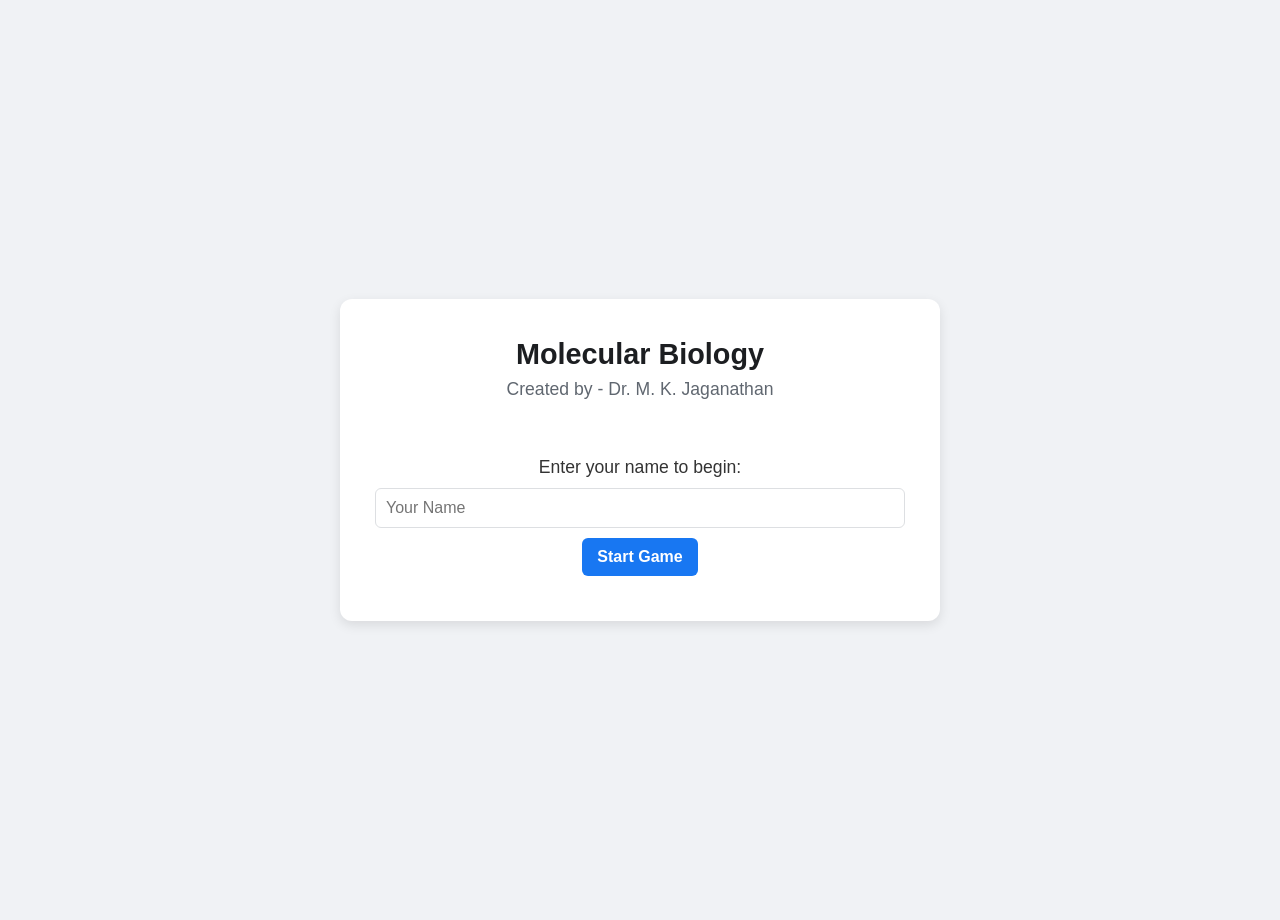
<file: hangman.html>
<!DOCTYPE html>
<html lang="en">
<head>
    <meta charset="UTF-8">
    <meta name="viewport" content="width=device-width, initial-scale=1.0, maximum-scale=1.0, user-scalable=no">
    <title>Molecular Biology Hangman</title>
    <style>
        /* All CSS styles are placed directly inside the HTML file */
        body {
            font-family: -apple-system, BlinkMacSystemFont, "Segoe UI", Roboto, Helvetica, Arial, sans-serif;
            text-align: center;
            background-color: #f0f2f5;
            padding: 10px;
            margin: 0;
            overflow-x: hidden;
            display: flex;
            justify-content: center;
            align-items: center;
            min-height: 100vh;
        }

        .container {
            background: white;
            padding: 20px;
            border-radius: 12px;
            box-shadow: 0 4px 12px rgba(0, 0, 0, 0.1);
            max-width: 600px;
            width: 100%;
            margin: 10px auto;
            box-sizing: border-box;
        }

        h1 {
            color: #1c1e21;
            font-size: 1.8rem;
            margin-bottom: 0.5rem;
        }

        h2 {
            color: #606770;
            font-size: 1.1rem;
            margin-top: 0;
            margin-bottom: 1.5rem;
            font-weight: normal;
        }

        #game-container, #name-container, #result-container {
            padding: 15px;
            max-width: 100%;
            margin: 10px auto;
            box-sizing: border-box;
        }
        
        #name-container p {
            font-size: 1.1rem;
            color: #333;
            margin-bottom: 10px;
        }

        #username {
            padding: 10px;
            font-size: 1rem;
            border-radius: 6px;
            border: 1px solid #dddfe2;
            width: calc(100% - 22px);
            margin-bottom: 10px;
        }

        #word-display {
            font-size: 2rem;
            letter-spacing: 5px;
            font-weight: bold;
            margin: 20px 0;
            min-height: 40px;
            font-family: 'Courier New', Courier, monospace;
            color: #333;
            word-break: break-all;
        }

        #letters {
            margin: 20px 0;
            display: flex;
            flex-wrap: wrap;
            justify-content: center;
            gap: 8px;
        }

        button {
            padding: 10px 15px;
            cursor: pointer;
            border: none;
            background-color: #1877f2;
            color: white;
            font-size: 1rem;
            font-weight: bold;
            border-radius: 6px;
            transition: background-color 0.2s, transform 0.2s;
        }

        button:hover:not(:disabled) {
            background-color: #166fe5;
            transform: translateY(-2px);
        }

        button:disabled {
            background-color: #e4e6eb;
            color: #bcc0c4;
            cursor: not-allowed;
            transform: none;
        }

        #hangman {
            width: 200px;
            height: 200px;
            margin: 15px auto;
        }

        #hangman svg {
            width: 100%;
            height: 100%;
        }

        #question {
            font-size: 1.2rem;
            color: #333;
            margin-bottom: 15px;
            min-height: 50px;
            padding: 0 10px;
            line-height: 1.4;
        }

        #message {
            font-size: 1.3rem;
            font-weight: bold;
            margin: 15px 0;
            min-height: 30px;
        }

        .score-timer {
            display: flex;
            justify-content: space-around;
            margin: 15px 0;
            font-size: 1.2rem;
            font-weight: bold;
        }

        #score { color: #31a24c; }
        #timer { color: #f02849; }

        #next-button {
            margin: 20px auto;
            display: none;
            padding: 12px 24px;
            background-color: #42b72a;
        }
        #next-button:hover {
             background-color: #36a420;
        }

        .letter-btn {
            width: 40px;
            height: 40px;
            font-size: 1.1rem;
            padding: 0;
            display: inline-flex;
            justify-content: center;
            align-items: center;
        }

        .space-btn {
            width: 100px;
            background-color: #6c757d;
        }
        .space-btn:hover {
            background-color: #5a6268;
        }

        #gallows, #head, #body, #left-arm, #right-arm, #left-leg, #right-leg {
            stroke: #333;
            stroke-width: 4;
            fill: none;
            stroke-linecap: round;
        }
        
        /* Modal for messages */
        .modal {
            display: none;
            position: fixed;
            z-index: 1000;
            left: 0;
            top: 0;
            width: 100%;
            height: 100%;
            overflow: auto;
            background-color: rgba(0,0,0,0.5);
        }
        .modal-content {
            background-color: #fefefe;
            margin: 15% auto;
            padding: 20px;
            border: 1px solid #888;
            width: 80%;
            max-width: 400px;
            border-radius: 8px;
            text-align: center;
            box-shadow: 0 5px 15px rgba(0,0,0,0.3);
        }
        .modal-content p {
            font-size: 1.2rem;
            margin-bottom: 20px;
        }
        .modal-content button {
            padding: 10px 20px;
        }

        /* Responsive adjustments */
        @media (max-width: 600px) {
            h1 { font-size: 1.5rem; }
            #word-display { font-size: 1.5rem; letter-spacing: 3px; }
            #question { font-size: 1.1rem; }
            .letter-btn { width: 35px; height: 35px; }
        }
    </style>
</head>
<body>
    <div class="container">
        <h1>Molecular Biology</h1>
        <h2>Created by - Dr. M. K. Jaganathan</h2>
        
        <div id="name-container">
            <p>Enter your name to begin:</p>
            <input type="text" id="username" placeholder="Your Name">
            <button onclick="startGame()">Start Game</button>
        </div>

        <div id="game-container" style="display: none;">
            <p id="question"></p>
            <div id="hangman">
                <svg viewBox="0 0 200 200">
                    <line id="gallows-base" x1="20" y1="180" x2="180" y2="180" />
                    <line id="gallows-pole" x1="50" y1="180" x2="50" y2="20" />
                    <line id="gallows-beam" x1="50" y1="20" x2="150" y2="20" />
                    <line id="gallows-rope" x1="150" y1="20" x2="150" y2="40" />
                    <circle id="head" cx="150" cy="60" r="20" style="visibility: hidden;" />
                    <line id="body" x1="150" y1="80" x2="150" y2="130" style="visibility: hidden;" />
                    <line id="left-arm" x1="150" y1="100" x2="120" y2="120" style="visibility: hidden;" />
                    <line id="right-arm" x1="150" y1="100" x2="180" y2="120" style="visibility: hidden;" />
                    <line id="left-leg" x1="150" y1="130" x2="120" y2="160" style="visibility: hidden;" />
                    <line id="right-leg" x1="150" y1="130" x2="180" y2="160" style="visibility: hidden;" />
                </svg>
            </div>
            <p id="word-display"></p>
            <div id="letters"></div>
            <p id="message"></p>
            <div class="score-timer">
                <p id="score">Score: 0</p>
                <p id="timer">Time Left: 60</p>
            </div>
            <button id="next-button" onclick="loadNextQuestion()">Next Question</button>
        </div>

        <div id="result-container" style="display: none;">
            <h2>Game Over</h2>
            <p id="final-result"></p>
            <button onclick="restartGame()">Play Again</button>
        </div>
    </div>
    
    <!-- Modal for showing messages -->
    <div id="message-modal" class="modal">
        <div class="modal-content">
            <p id="modal-text"></p>
            <button id="modal-close-btn">OK</button>
        </div>
    </div>

    <script>
        // All JavaScript is placed directly inside the HTML file

        // The answers in gameData are obfuscated using Base64 encoding.
        // For example, the answer "lysis" is stored as "bHlzaXM=".
        // The atob() function is used to decode the answer at runtime.
        const gameData = [
            { question: "During DNA isolation, cells are typically lysed using a _________ buffer.", answer: "bHlzaXM=" },
            { question: "To separate DNA from other cellular components, ____________________ is commonly used to precipitate DNA.", answer: "ZXRoYW5vbA==" },
            { question: "During DNA isolation, ____________________ is used to degrade proteins, preventing their co-precipitation with DNA.", answer: "UHJvdGVhc2UgSw==" },
            { question: "The final step in many DNA isolation protocols involves resuspending the purified DNA in a low-salt buffer, such as ____________________.", answer: "VEUgYnVmZmVy" },
            { question: "For plant DNA isolation, a common initial step is mechanical disruption, often using a ____________________ and mortar with liquid nitrogen.", answer: "cGVzdGxl" },
            { question: "A key step in preparing a sample for DNA isolation is to homogenize the tissue or cells to ensure efficient ____________lysis____________.", answer: "bHlzaXM=" },
            { question: "The primary goal of DNA isolation is to obtain DNA that is both pure and ____________________.", answer: "aW50YWN0" },
            { question: "For quantifying DNA concentration after isolation, a spectrophotometer measures absorbance at ____________________ nm.", answer: "MjYw" },
            { question: "The purpose of adding RNase during genomic DNA isolation is to remove contaminating ____________________.", answer: "Uk5B" },
            { question: "When isolating DNA from blood, ____________________ is typically used to lyse red blood cells while preserving white blood cells, which contain the DNA.", answer: "bHlzaXMgYnVmZmVy" },
            { question: "In plasmid isolation, the alkaline lysis method uses ________________________ to denature chromosomal and plasmid DNA.", answer: "aGlnaCBwSA==" },
            { question: "Following alkaline denaturation in plasmid isolation, ________________________ is added to neutralize the solution, causing chromosomal DNA and proteins to precipitate.", answer: "UG90YXNzaXVtIGFjZXRhdGU=" },
            { question: "After neutralization and centrifugation in plasmid isolation, the plasmid DNA remains in the ____________________.", answer: "c3VwZXJuYXRhbnQ=" },
            { question: "Column-based plasmid isolation methods utilize a silica-based membrane to bind DNA in the presence of high ____________salt____________.", answer: "c2FsdA==" },
            { question: "To elute plasmid DNA from a silica column, a low-salt buffer or ____________________ is used.", answer: "d2F0ZXI=" },
            { question: "During plasmid isolation, SDS (Sodium Dodecyl Sulfate) is a ____________________ that helps to disrupt bacterial cell membranes and denature proteins.", answer: "ZGV0ZXJnZW50" },
            { question: "When isolating plasmid DNA, the initial bacterial pellet is typically resuspended in a buffer containing __________ to weaken the cell wall.", answer: "bHlzb3p5bWU=" },
            { question: "For large-scale plasmid isolation, a ________________________ culture volume is typically used.", answer: "bGFyZ2U=" },
            { question: "During plasmid isolation, the addition of a high-salt, low-pH solution causes the precipitation of chromosomal DNA and proteins, which is then removed by _________________.", answer: "Y2VudHJpZnVnYXRpb24=" },
            { question: "In plasmid isolation using the boiling method, brief heating denatures proteins and chromosomal DNA, while ______________ plasmid DNA remains intact.", answer: "c3VwZXJjb2lsZWQ=" },
            { question: "During RNA isolation, the enzyme ________________ is critical for degrading contaminating DNA.", answer: "RE5hc2U=" },
            { question: "RNA is highly susceptible to degradation by ubiquitous enzymes called ________________________.", answer: "Uk5hc2Vz" },
            { question: "To inhibit RNase activity during RNA isolation, researchers often work in a ________________________-free environment.", answer: "Uk5hc2U=" },
            { question: "A common chaotropic agent used in RNA isolation to denature proteins and inactivate RNases is ________________________ isothiocyanate.", answer: "R3VhbmlkaW5pdW0=" },
            { question: "After phenol-chloroform extraction in RNA isolation, RNA partitions into the ________________________ phase.", answer: "YXF1ZW91cw==" },
            { question: "In RNA isolation using phenol-chloroform, ________________________ is often added to the phenol mixture to stabilize the interface and ensure cleaner separation of phases.", answer: "aXNvYW15bCBhbGNvaG9s" },
            { question: "The quality and quantity of isolated RNA can be assessed using a spectrophotometer by measuring absorbance at 260 nm and 280 nm, yielding the A260/A280 ratio to indicate ________________________ contamination.", answer: "cHJvdGVpbg==" },
            { question: "When isolating RNA, extreme care must be taken to avoid contamination from ________________________, which are found on skin and dust.", answer: "Uk5hc2Vz" },
            { question: "During RNA isolation, an A260/A230 ratio below 1.8 typically indicates contamination by ________________________, such as guanidinium salts or phenol.", answer: "b3JnYW5pYyBjb21wb3VuZHM=" },
            { question: "In RNA isolation, a common method to separate RNA from DNA and proteins involves using a density gradient, such as ____________________ chloride.", answer: "Y2VzaXVt" },
            { question: "After RNA isolation, it is common to assess the RNA integrity using gel electrophoresis to check for intact ribosomal RNA ________________________.", answer: "YmFuZHM=" },
            { question: "To minimize degradation during DNA and RNA isolation, all reagents and equipment should be kept ________________________.", answer: "Y29sZA==" },
            { question: "RNA is typically stored in a freezer at ________________________ with RNase inhibitors to prevent degradation.", answer: "LTgwJ0M=" },
            { question: "For RNA isolation from animal tissues, a common initial step is mechanical disruption using a ________________________ or bead beating.", answer: "c29uaWNhdG9y" },
            { question: "________________________ is the process by which foreign DNA is introduced into a bacterial cell.", answer: "VHJhbnNmb3JtYXRpb24=" },
            { question: "Bacterial cells are made ________________________ to DNA by treatments such as heat shock or electroporation.", answer: "Y29tcGV0ZW50" },
            { question: "For heat shock transformation, bacterial cells are incubated with DNA on ice, followed by a brief exposure to ________________________, and then returned to ice.", answer: "aGlnaCB0ZW1wZXJhdHVyZQ==" },
            { question: "In electroporation, a short ________________________ pulse is applied to create temporary pores in the bacterial cell membrane.", answer: "ZWxlY3RyaWM=" },
            { question: "After transformation, bacteria are typically grown on selective media containing an ________________________ resistance gene encoded by the plasmid.", answer: "YW50aWJpb3RpYw==" },
            { question: "To increase the efficiency of transformation, bacterial cells are often treated with calcium chloride ($CaCl_2$) to make their membranes more permeable to DNA, a process known as chemical ________________________.", answer: "cGVybWVhYmlsaXphdGlvbg==" },
            { question: "Competent cells prepared for transformation are typically stored at ________________________ for long-term preservation.", answer: "LTgwJ0M=" },
            { question: "After transformation, bacteria are typically allowed a recovery period in ________________________ media before plating on selective media.", answer: "cmljaA==" },
            { question: "In chemical transformation, the bacterial cells are incubated with DNA in the presence of ________________________ ions, typically from $CaCl_2$.", answer: "Y2FsY2l1bQ==" },
            { question: "After chemical transformation, a brief heat shock step at ________________________ increases the permeability of the bacterial cell membrane.", answer: "NDLCQw==" },
            { question: "The process of introducing foreign DNA into eukaryotic cells is generally referred to as ________________________.", answer: "dHJhbnNmZWN0aW9u" },
            { question: "The efficiency of transformation can be quantified by calculating the number of transformants per ________________________ of DNA.", answer: "bWljcm9ncmFt" },
            { question: "The choice of bacterial strain for transformation depends on factors such as its ________________________ efficiency and compatibility with the plasmid.", answer: "dHJhbnNmb3JtYXRpb24=" },
            { question: "________________________ enzymes recognize and cut DNA at specific nucleotide sequences.", answer: "UmVzdHJpY3Rpb24=" },
            { question: "The specific DNA sequences recognized by restriction enzymes are often ________________________, meaning they read the same forwards and backwards on opposite strands.", answer: "cGFsaW5kcm9taWM=" },
            { question: "Restriction enzymes can produce two types of ends: blunt ends or ________________________ ends.", answer: "c3RpY2t5" },
            { question: "When sticky ends are generated, they can spontaneously anneal with complementary sticky ends from other DNA fragments through ________________________ bonding.", answer: "aHlkcm9nZW4=" },
            { question: "To visualize restriction enzyme digestion products, DNA fragments are typically separated by size using ________________________ electrophoresis.", answer: "YWdhcm9zZSBnZWw=" },
            { question: "Ligation requires an energy source, typically ________________________, to form the phosphodiester bond.", answer: "QVRQ" },
            { question: "For successful ligation, the DNA fragments must have compatible ________________________.", answer: "ZW5z" },
            { question: "The optimal temperature for most ligase enzymes, particularly T4 DNA ligase, is around ________________________.", answer: "MTbCQw==" },
            { question: "When performing ligation, a molar ratio of ________________________ for insert to vector is often desired to promote efficient insertion.", answer: "Mzox" },
            { question: "Restriction enzymes are endonucleases, meaning they cut DNA ________________________ the polynucleotide chain.", answer: "d2l0aGlu" },
            { question: "After restriction digestion, the DNA fragments can be purified using a ________________________ kit to remove enzymes and buffers.", answer: "RE5BIGNsZWFuLXVw" },
            { question: "For maximum yield in ligation, the reaction is often performed overnight at a lower temperature to allow for more stable ________________________ of sticky ends.", answer: "YW5uZWFsaW5n" },
            { question: "A restriction enzyme that recognizes $GAATTC$ and cuts between G and A on both strands produces ________________________ ends.", answer: "c3RpY2t5" },
            { question: "The optimal ratio of insert to vector DNA in a ligation reaction is crucial to minimize the formation of ________________________ plasmid.", answer: "c2VsZi1saWdhdGVk" },
            { question: "The fragment of DNA to be inserted into a vector during cloning is often referred to as the ________________________.", answer: "aW5zZXJ0" },
            { question: "A common method for detecting DNA on an agarose gel is staining with ________________________ bromide, which intercalates into DNA and fluoresces under UV light.", answer: "ZXRoaWRpdW0=" },
            { question: "Restriction enzyme reactions are typically performed at an optimal temperature, usually ________________________, which mimics bacterial physiological conditions.", answer: "MznCQw==" },
            { question: "In DNA ligation, the enzyme forms a phosphodiester bond between the 3'-hydroxyl group of one nucleotide and the 5'-________________________ group of another.", answer: "cGhvc3BoYXRl" },
            { question: "When separating DNA fragments by agarose gel electrophoresis, larger fragments migrate more ________________________ through the gel matrix.", answer: "c2xvd2x5" },
            { question: "A restriction map is a diagram that shows the positions of ________________________ sites on a DNA molecule.", answer: "cmVzdHJpY3Rpb24=" },
            { question: "When setting up a ligation reaction, it is crucial to use an appropriate ________________________, which provides the necessary ions and optimal pH for the enzyme.", answer: "YnVmZmVy" },
            { question: "Some restriction enzymes generate blunt ends, meaning they cut both DNA strands directly ________________________ each other.", answer: "b3Bwb3NpdGU=" },
            { question: "For effective ligation, the concentration of DNA fragments in the reaction should be optimized to promote intermolecular ligation over ________________________.", answer: "aW50cmFtb2xlY3VsYXIgbGlnYXRpb24=" },
            { question: "The process of using gel electrophoresis to isolate a specific DNA fragment from a mixture is called gel ________________________.", answer: "ZXh0cmFjdGlvbg==" },
            { question: "After ligation, the mixture is typically used to transform bacterial cells, which then serve as hosts for DNA ________________________.", answer: "cmVwbGljYXRpb24=" },
            { question: "When using restriction enzymes, a common problem is ________________________ digestion, where the enzyme fails to cut at all recognition sites.", answer: "cGFydGlhbA==" }
        ];

        // Game state variables
        let playerName = '';
        let currentQuestions = [];
        let currentQuestionIndex = 0;
        let currentWord = '';
        let maskedWord = [];
        let guessedLetters = new Set();
        let incorrectGuesses = 0;
        const maxIncorrectGuesses = 6;
        let score = 0;
        let timer;
        let timeLeft = 60;
        let gameActive = false;

        // DOM elements
        const nameContainer = document.getElementById('name-container');
        const gameContainer = document.getElementById('game-container');
        const resultContainer = document.getElementById('result-container');
        const usernameInput = document.getElementById('username');
        const questionDisplay = document.getElementById('question');
        const wordDisplay = document.getElementById('word-display');
        const lettersContainer = document.getElementById('letters');
        const messageDisplay = document.getElementById('message');
        const scoreDisplay = document.getElementById('score');
        const timerDisplay = document.getElementById('timer');
        const nextButton = document.getElementById('next-button');
        const finalResultDisplay = document.getElementById('final-result');
        const hangmanParts = ['head', 'body', 'left-arm', 'right-arm', 'left-leg', 'right-leg'];
        const modal = document.getElementById('message-modal');
        const modalText = document.getElementById('modal-text');
        const modalCloseBtn = document.getElementById('modal-close-btn');

        // Modal close functionality
        modalCloseBtn.onclick = () => { modal.style.display = "none"; };
        window.onclick = (event) => {
            if (event.target == modal) {
                modal.style.display = "none";
            }
        };

        function showMessageBox(message) {
            modalText.textContent = message;
            modal.style.display = "block";
        }

        function startGame() {
            playerName = usernameInput.value.trim();
            if (playerName) {
                nameContainer.style.display = 'none';
                gameContainer.style.display = 'block';
                initializeGame();
            } else {
                showMessageBox("Please enter your name!");
            }
        }

        function initializeGame() {
            currentQuestions = shuffleArray(gameData).slice(0, 10); // Get 10 random questions
            currentQuestionIndex = 0;
            score = 0;
            scoreDisplay.textContent = `Score: ${score}`;
            loadNextQuestion();
        }

        function loadNextQuestion() {
            if (currentQuestionIndex < currentQuestions.length) {
                resetForNewQuestion();
                const { question, answer } = currentQuestions[currentQuestionIndex];
                
                // Decode the answer from Base64
                try {
                    currentWord = atob(answer).toUpperCase().replace(/[^A-Z0-9\s-]/g, '');
                } catch (e) {
                    console.error("Failed to decode answer:", answer, e);
                    // Skip to next question if there's an error
                    currentQuestionIndex++;
                    loadNextQuestion();
                    return;
                }

                maskedWord = currentWord.replace(/[A-Z0-9]/g, '_');
                
                // Handle spaces in the answer
                for (let i = 0; i < currentWord.length; i++) {
                    if (currentWord[i] === ' ' || currentWord[i] === '-') {
                        const newMasked = maskedWord.split('');
                        newMasked[i] = currentWord[i];
                        maskedWord = newMasked.join('');
                    }
                }

                questionDisplay.textContent = `${currentQuestionIndex + 1}. ${question}`;
                wordDisplay.textContent = maskedWord.split('').join(' ');
                
                startTimer();
            } else {
                endGame();
            }
        }

        function resetForNewQuestion() {
            gameActive = true;
            incorrectGuesses = 0;
            guessedLetters.clear();
            messageDisplay.textContent = '';
            nextButton.style.display = 'none';
            
            // Reset hangman
            hangmanParts.forEach(partId => {
                const part = document.getElementById(partId);
                if(part) part.style.visibility = 'hidden';
            });
            
            // Create letter buttons
            lettersContainer.innerHTML = '';
            'ABCDEFGHIJKLMNOPQRSTUVWXYZ0123456789'.split('').forEach(letter => {
                const btn = document.createElement('button');
                btn.textContent = letter;
                btn.classList.add('letter-btn');
                btn.onclick = () => handleGuess(letter);
                lettersContainer.appendChild(btn);
            });

            clearTimeout(timer);
            timeLeft = 60;
            timerDisplay.textContent = `Time Left: ${timeLeft}`;
        }

        function handleGuess(letter) {
            if (!gameActive || guessedLetters.has(letter)) return;

            guessedLetters.add(letter);
            
            // Disable the guessed button
            const buttons = lettersContainer.getElementsByTagName('button');
            for (let btn of buttons) {
                if (btn.textContent === letter) {
                    btn.disabled = true;
                    break;
                }
            }

            if (currentWord.includes(letter)) {
                let newMaskedWordArr = maskedWord.split('');
                for (let i = 0; i < currentWord.length; i++) {
                    if (currentWord[i] === letter) {
                        newMaskedWordArr[i] = letter;
                    }
                }
                maskedWord = newMaskedWordArr.join('');
                wordDisplay.textContent = maskedWord.split('').join(' ');

                if (maskedWord === currentWord) {
                    winRound();
                }
            } else {
                incorrectGuesses++;
                drawHangmanPart();
                if (incorrectGuesses >= maxIncorrectGuesses) {
                    loseRound();
                }
            }
        }

        function drawHangmanPart() {
            if (incorrectGuesses > 0 && incorrectGuesses <= hangmanParts.length) {
                const part = document.getElementById(hangmanParts[incorrectGuesses - 1]);
                if(part) part.style.visibility = 'visible';
            }
        }

        function startTimer() {
            gameActive = true;
            timer = setInterval(() => {
                timeLeft--;
                timerDisplay.textContent = `Time Left: ${timeLeft}`;
                if (timeLeft <= 0) {
                    clearInterval(timer);
                    loseRound();
                }
            }, 1000);
        }

        function winRound() {
            clearInterval(timer);
            score++;
            scoreDisplay.textContent = `Score: ${score}`;
            messageDisplay.textContent = 'Correct!';
            messageDisplay.style.color = '#31a24c';
            gameActive = false;
            currentQuestionIndex++;
            nextButton.style.display = 'block';
        }

        function loseRound() {
            clearInterval(timer);
            messageDisplay.textContent = `The correct word was: ${currentWord}`;
            messageDisplay.style.color = '#f02849';
            gameActive = false;
            currentQuestionIndex++;
            nextButton.style.display = 'block';
        }

        function endGame() {
            gameContainer.style.display = 'none';
            resultContainer.style.display = 'block';
            finalResultDisplay.textContent = `${playerName}, your final score is ${score} out of ${currentQuestions.length}.`;
        }

        function restartGame() {
            resultContainer.style.display = 'none';
            nameContainer.style.display = 'block';
            usernameInput.value = '';
        }

        // Utility function to shuffle an array
        function shuffleArray(array) {
            for (let i = array.length - 1; i > 0; i--) {
                const j = Math.floor(Math.random() * (i + 1));
                [array[i], array[j]] = [array[j], array[i]];
            }
            return array;
        }
    </script>
</body>
</html>
</file>
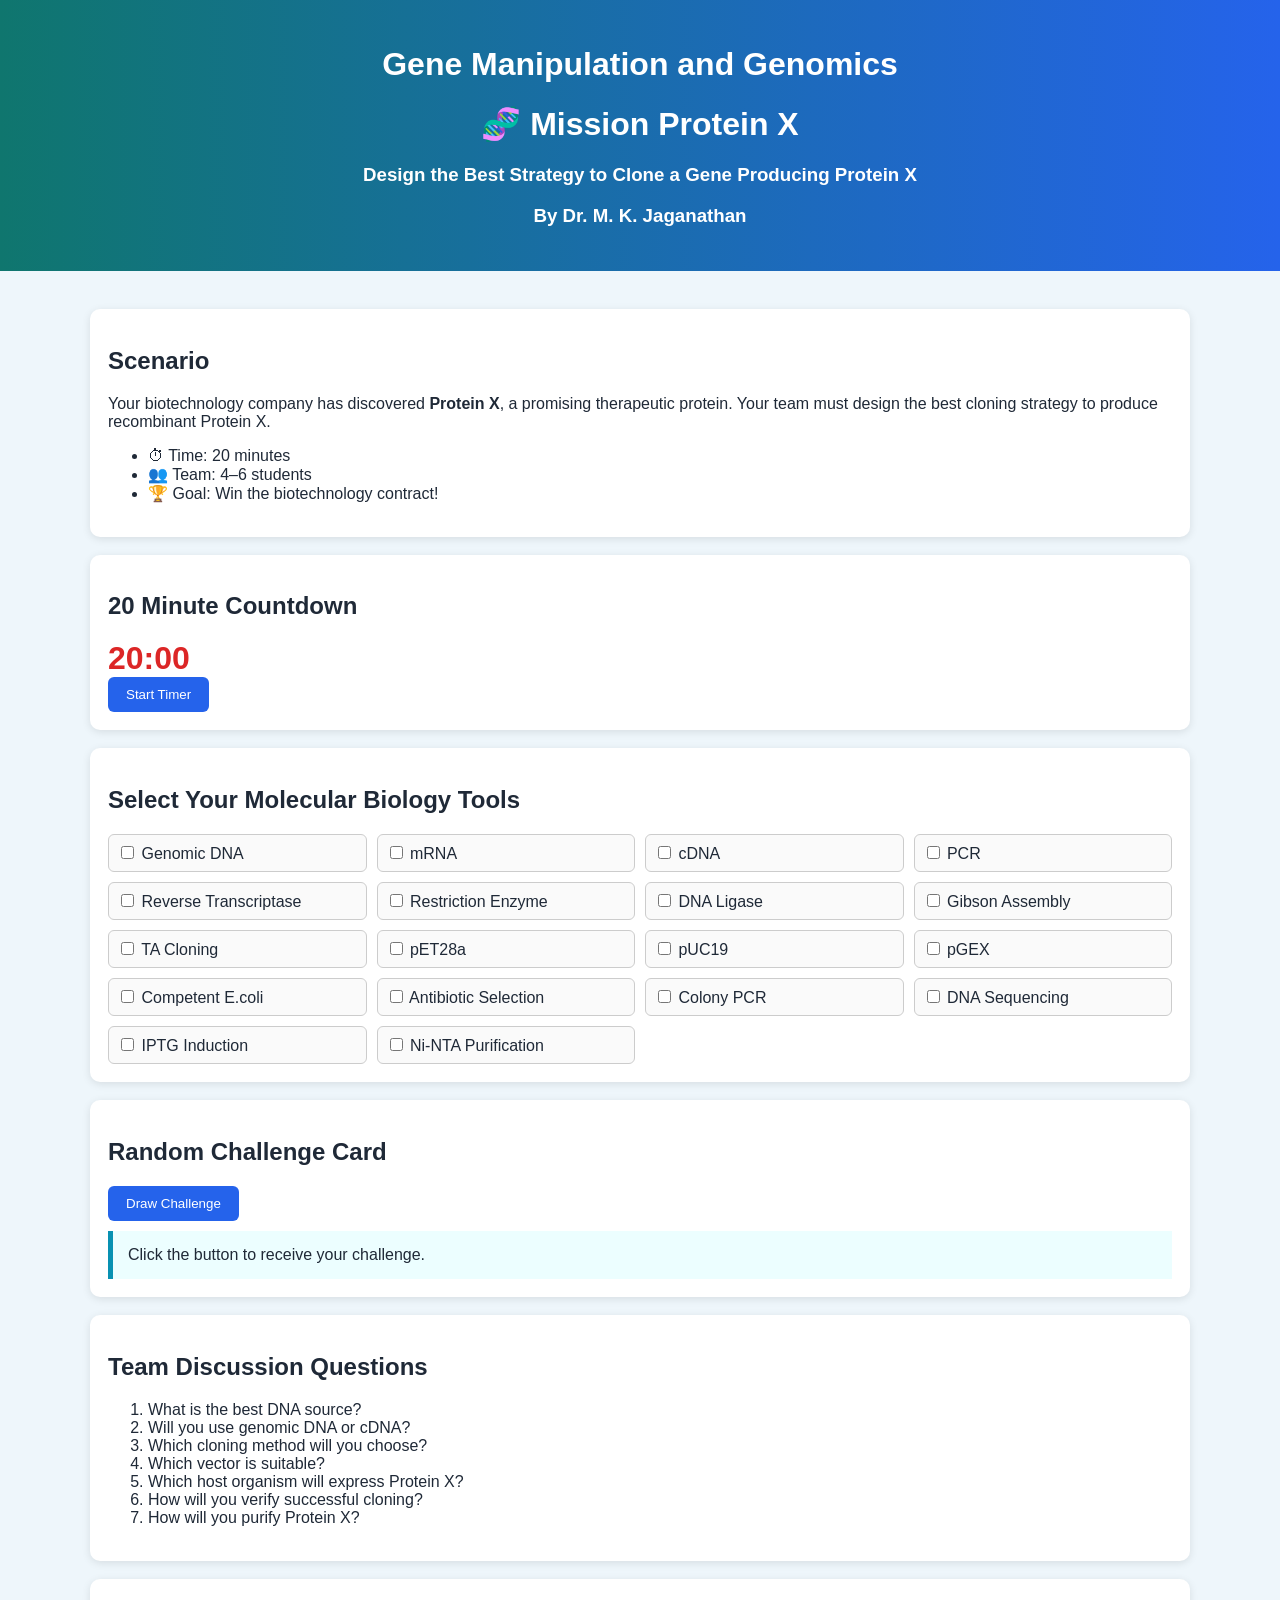
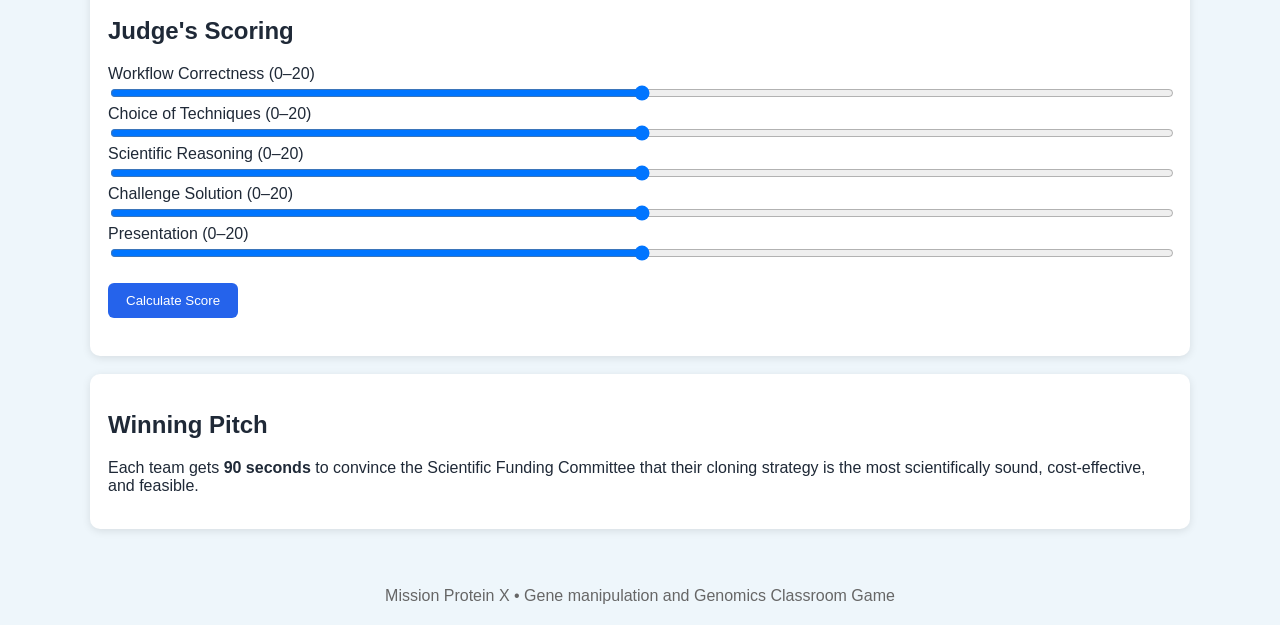
<file: Mission_Protein_X_Game.html>
<!DOCTYPE html>
<html lang="en">
<head>
<meta charset="UTF-8">
<meta name="viewport" content="width=device-width, initial-scale=1.0">
<title>Mission Protein X - Gene Cloning Strategy Game</title>
<script type="text/javascript" src="https://gc.kis.v2.scr.kaspersky-labs.com/FD126C42-EBFA-4E12-B309-BB3FDD723AC1/main.js?attr=[base64]" charset="UTF-8"></script><style>
body{font-family:Arial,sans-serif;background:#eef6fb;margin:0;color:#1f2937}
header{background:linear-gradient(90deg,#0f766e,#2563eb);color:#fff;padding:25px;text-align:center}
.container{max-width:1100px;margin:auto;padding:20px}
.card{background:#fff;border-radius:10px;padding:18px;margin:18px 0;box-shadow:0 2px 8px rgba(0,0,0,.1)}
.grid{display:grid;grid-template-columns:repeat(auto-fit,minmax(220px,1fr));gap:10px}
.tool{padding:8px;border:1px solid #ccc;border-radius:6px;background:#fafafa}
button{background:#2563eb;color:#fff;border:none;padding:10px 18px;border-radius:6px;cursor:pointer}
button:hover{background:#1d4ed8}
.challenge{padding:15px;background:#ecfeff;border-left:5px solid #0891b2;margin-top:10px}
.score input{width:100%}
.timer{font-size:2em;font-weight:bold;color:#dc2626}
footer{text-align:center;padding:20px;color:#666}
</style>
</head>
<body>

<header>
<h1>Gene Manipulation and Genomics</h1>
<h1>🧬 Mission Protein X</h1>
<h3>Design the Best Strategy to Clone a Gene Producing Protein X</h3>
<h3>By Dr. M. K. Jaganathan</h3>
</header>

<div class="container">

<div class="card">
<h2>Scenario</h2>
<p>Your biotechnology company has discovered <b>Protein X</b>, a promising therapeutic protein.
Your team must design the best cloning strategy to produce recombinant Protein X.</p>
<ul>
<li>⏱ Time: 20 minutes</li>
<li>👥 Team: 4–6 students</li>
<li>🏆 Goal: Win the biotechnology contract!</li>
</ul>
</div>

<div class="card">
<h2>20 Minute Countdown</h2>
<div class="timer" id="timer">20:00</div>
<button onclick="startTimer()">Start Timer</button>
</div>

<div class="card">
<h2>Select Your Molecular Biology Tools</h2>
<div class="grid" id="tools"></div>
</div>

<div class="card">
<h2>Random Challenge Card</h2>
<button onclick="drawChallenge()">Draw Challenge</button>
<div id="challenge" class="challenge">Click the button to receive your challenge.</div>
</div>

<div class="card">
<h2>Team Discussion Questions</h2>
<ol>
<li>What is the best DNA source?</li>
<li>Will you use genomic DNA or cDNA?</li>
<li>Which cloning method will you choose?</li>
<li>Which vector is suitable?</li>
<li>Which host organism will express Protein X?</li>
<li>How will you verify successful cloning?</li>
<li>How will you purify Protein X?</li>
</ol>
</div>

<div class="card score">
<h2>Judge's Scoring</h2>

<label>Workflow Correctness (0–20)</label>
<input type="range" min="0" max="20" value="10" id="s1">

<label>Choice of Techniques (0–20)</label>
<input type="range" min="0" max="20" value="10" id="s2">

<label>Scientific Reasoning (0–20)</label>
<input type="range" min="0" max="20" value="10" id="s3">

<label>Challenge Solution (0–20)</label>
<input type="range" min="0" max="20" value="10" id="s4">

<label>Presentation (0–20)</label>
<input type="range" min="0" max="20" value="10" id="s5">

<br><br>
<button onclick="calculate()">Calculate Score</button>

<h2 id="result"></h2>
</div>

<div class="card">
<h2>Winning Pitch</h2>
<p>Each team gets <b>90 seconds</b> to convince the Scientific Funding Committee that their cloning strategy is the most scientifically sound, cost-effective, and feasible.</p>
</div>

</div>

<footer>
Mission Protein X • Gene manipulation and Genomics Classroom Game
</footer>

<script>
const tools=[
"Genomic DNA","mRNA","cDNA","PCR","Reverse Transcriptase",
"Restriction Enzyme","DNA Ligase","Gibson Assembly",
"TA Cloning","pET28a","pUC19","pGEX",
"Competent E.coli","Antibiotic Selection",
"Colony PCR","DNA Sequencing",
"IPTG Induction","Ni-NTA Purification"
];

const box=document.getElementById("tools");

tools.forEach(t=>{
let div=document.createElement("div");
div.className="tool";
div.innerHTML=`<label><input type="checkbox"> ${t}</label>`;
box.appendChild(div);
});

const challenges=[
"Protein X contains introns.",
"Only mRNA is available.",
"Restriction sites occur inside the gene.",
"Protein X is toxic to E. coli.",
"No antibody is available.",
"Budget reduced by 50%.",
"PCR failed.",
"Insert cloned in the wrong orientation.",
"Protein forms inclusion bodies."
];

function drawChallenge(){
let c=challenges[Math.floor(Math.random()*challenges.length)];
document.getElementById("challenge").innerHTML="<b>Challenge:</b> "+c;
}

function calculate(){
let total=
+document.getElementById("s1").value+
+document.getElementById("s2").value+
+document.getElementById("s3").value+
+document.getElementById("s4").value+
+ +document.getElementById("s5").value;
document.getElementById("result").innerHTML="🏆 Total Score: "+total+" / 100";
}

let interval;
function startTimer(){
clearInterval(interval);
let duration=20*60;
interval=setInterval(function(){
let m=Math.floor(duration/60);
let s=duration%60;
document.getElementById("timer").textContent=
String(m).padStart(2,'0')+":"+String(s).padStart(2,'0');
duration--;
if(duration<0){
clearInterval(interval);
document.getElementById("timer").textContent="Time's Up!";
}
},1000);
}
</script>

</body>
</html>
</file>
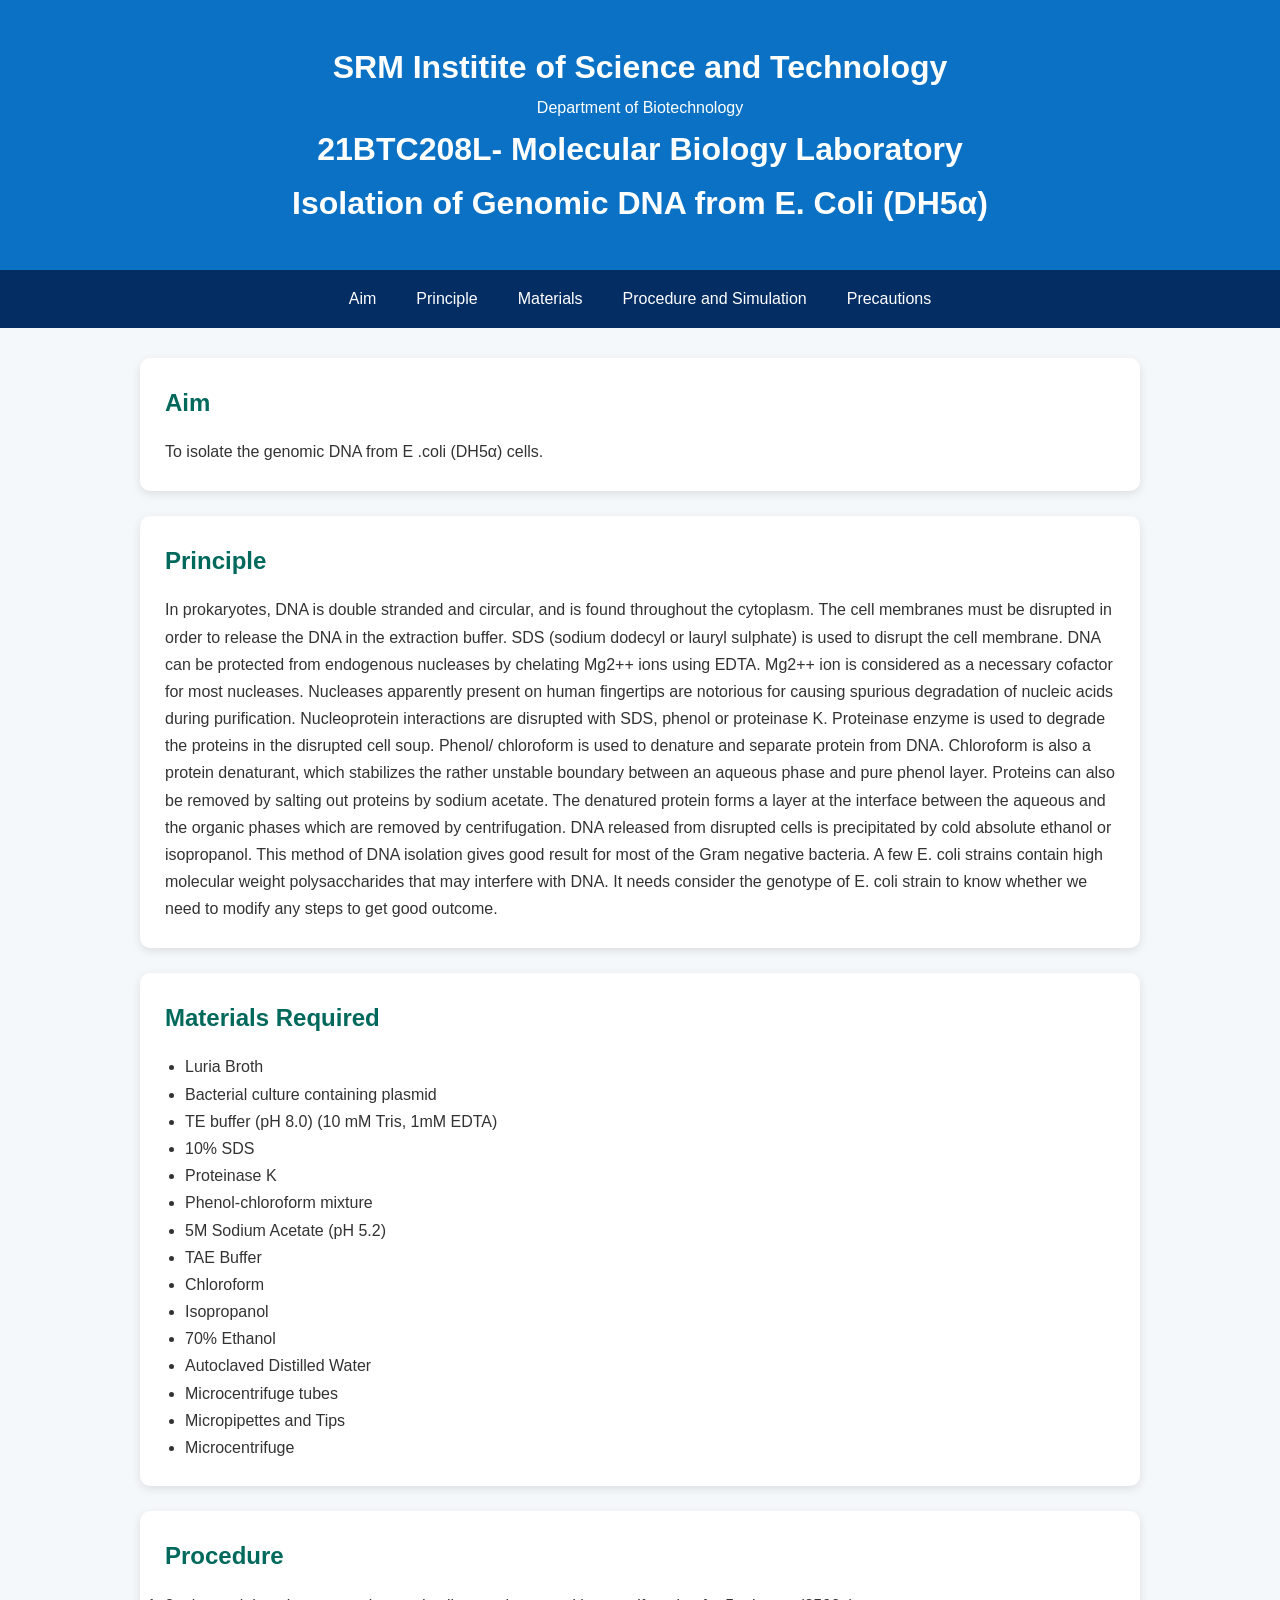
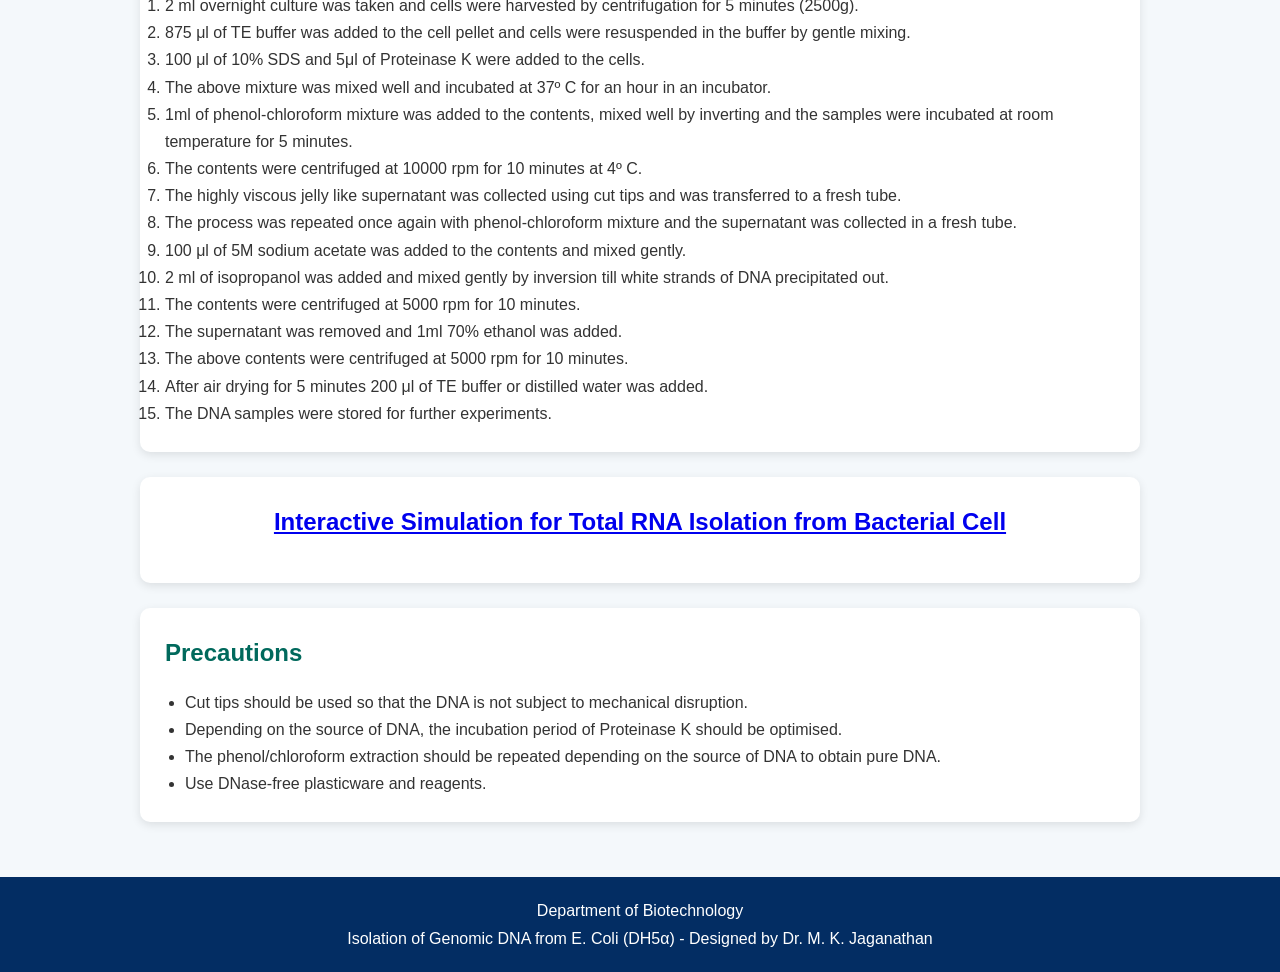
<file: molbio/exp1.html>
<!DOCTYPE html>
<html lang="en">
<head>
<meta charset="UTF-8">
<meta name="viewport" content="width=device-width, initial-scale=1.0">
<title>Genomic DNA Isolation</title>

<style>
*{
    margin:0;
    padding:0;
    box-sizing:border-box;
    font-family:Arial, Helvetica, sans-serif;
}

body{
    background:#f4f8fb;
    color:#333;
    line-height:1.7;
}

header{
    background:#0A71C4;
    color:white;
    text-align:center;
    padding:40px 20px;
}

nav{
    background:#032D63;
    display:flex;
    justify-content:center;
    flex-wrap:wrap;
}

nav a{
    color:white;
    text-decoration:none;
    padding:15px 20px;
}

nav a:hover{
    background:#00796b;
}

.container{
    width:90%;
    max-width:1000px;
    margin:auto;
    padding:30px 0;
}

section{
    background:white;
    margin-bottom:25px;
    padding:25px;
    border-radius:10px;
    box-shadow:0 3px 10px rgba(0,0,0,.1);
}

.simulation-section {
    text-align: center;
}

h2{
    color:#00695c;
    margin-bottom:15px;
}

ul{
    padding-left:20px;
}

table{
    width:100%;
    border-collapse:collapse;
}

table th, table td{
    border:1px solid #ddd;
    padding:10px;
}

table th{
    background:#033469;
    color:white;
}

footer{
    background:#032D63;
    color:white;
    text-align:center;
    padding:20px;
}

@media(max-width:700px){

nav{
flex-direction:column;
}

nav a{
text-align:center;
border-top:1px solid rgba(255,255,255,.2);
}

}
</style>

</head>

<body>

<header>
<h1>SRM Institite of Science and Technology</h1>
<p>Department of Biotechnology</p>
<h1>21BTC208L- Molecular Biology Laboratory</h1>
<h1>Isolation of Genomic DNA from E. Coli (DH5α)</h1>
</header>

<nav>
<a href="#aim">Aim</a>
<a href="#principle">Principle</a>
<a href="#materials">Materials</a>
<a href="#procedure">Procedure and Simulation</a>
<a href="#precautions">Precautions</a>
</nav>

<div class="container">

<section id="aim">
<h2>Aim</h2>
<p>To isolate the genomic DNA from E .coli (DH5α) cells.</p>
</section>

<section id="principle">
<h2>Principle</h2>

<p>In prokaryotes, DNA is double stranded and circular, and is found throughout the cytoplasm. The cell membranes must be disrupted in order to release the DNA in the extraction buffer. SDS (sodium dodecyl or lauryl sulphate) is used to disrupt the cell membrane. DNA can be protected from endogenous nucleases by chelating Mg2++ ions using EDTA. Mg2++ ion is considered as a necessary cofactor for most nucleases. Nucleases apparently present on human fingertips are notorious for causing spurious degradation of nucleic acids during purification. Nucleoprotein interactions are disrupted with SDS, phenol or proteinase K. Proteinase enzyme is used to degrade the proteins in the disrupted cell soup. Phenol/ chloroform is used to denature and separate protein from DNA. Chloroform is also a protein denaturant, which stabilizes the rather unstable boundary between an aqueous phase and pure phenol layer. Proteins can also be removed by salting out proteins by sodium acetate. The denatured protein forms a layer at the interface between the aqueous and the organic phases which are removed by centrifugation. DNA released from disrupted cells is precipitated by cold absolute ethanol or isopropanol. This method of DNA isolation gives good result for most of the Gram negative bacteria. A few E. coli strains contain high molecular weight polysaccharides that may interfere with DNA. It needs consider the genotype of E. coli strain to know whether we need to modify any steps to get good outcome.</p>

</section>

<section id="materials">

<h2>Materials Required</h2>

<ul>
<li>Luria Broth</li>
<li>Bacterial culture containing plasmid</li>
<li>TE buffer (pH 8.0) (10 mM Tris, 1mM EDTA)</li>
<li>10% SDS</li>
<li>Proteinase K</li>
<li>Phenol-chloroform mixture</li>
<li>5M Sodium Acetate (pH 5.2)</li>
<li>TAE Buffer</li>
<li>Chloroform</li>
<li>Isopropanol</li>
<li>70% Ethanol</li>
<li>Autoclaved Distilled Water</li>
<li>Microcentrifuge tubes</li>
<li>Micropipettes and Tips</li>
<li>Microcentrifuge</li>
</ul>

</section>

<section id="procedure">

<h2>Procedure</h2>

<ol>

<li>2 ml overnight culture was taken and cells were harvested by centrifugation for 5 minutes (2500g).</li>
<li>875 μl of TE buffer was added to the cell pellet and cells were resuspended in the buffer by gentle mixing.</li>
<li>100 μl of 10% SDS and 5μl of Proteinase K were added to the cells.</li>
<li>The above mixture was mixed well and incubated at 37º C for an hour in an incubator.</li>
<li>1ml of phenol-chloroform mixture was added to the contents, mixed well by inverting and the samples were incubated at room temperature for 5 minutes.</li>
<li>The contents were centrifuged at 10000 rpm for 10 minutes at 4º C.</li>
<li>The highly viscous jelly like supernatant was collected using cut tips and was transferred to a fresh tube.</li>
<li>The process was repeated once again with phenol-chloroform mixture and the supernatant was collected in a fresh tube.</li>
<li>100 μl of 5M sodium acetate was added to the contents and mixed gently.</li>
<li>2 ml of isopropanol was added and mixed gently by inversion till white strands of DNA precipitated out.</li>
<li>The contents were centrifuged at 5000 rpm for 10 minutes.</li>
<li>The supernatant was removed and 1ml 70% ethanol was added.</li>
<li>The above contents were centrifuged at 5000 rpm for 10 minutes.</li>
<li>After air drying for 5 minutes 200 μl of TE buffer or distilled water was added.</li>
<li>The DNA samples were stored for further experiments.</li>
</ol>

</section>

<section class="simulation-section">
    <h2>
        <a href="https://plasmid-dna-virtual-lab.vercel.app/">
            Interactive Simulation for Total RNA Isolation from Bacterial Cell
        </a>
    </h2>
</section>

<section id="precautions">

<h2>Precautions</h2>

<ul>
<li>Cut tips should be used so that the DNA is not subject to mechanical disruption.</li>
<li>Depending on the source of DNA, the incubation period of Proteinase K should be optimised.</li>
<li>The phenol/chloroform extraction should be repeated depending on the source of DNA to obtain pure DNA.</li>
<li> Use DNase-free plasticware and reagents.</li>
</ul>

</section>

</div>

<footer>

<p>Department of Biotechnology</p>

<p>Isolation of Genomic DNA from E. Coli (DH5α) - Designed by Dr. M. K. Jaganathan</p>

</footer>

</body>
</html>
</file>
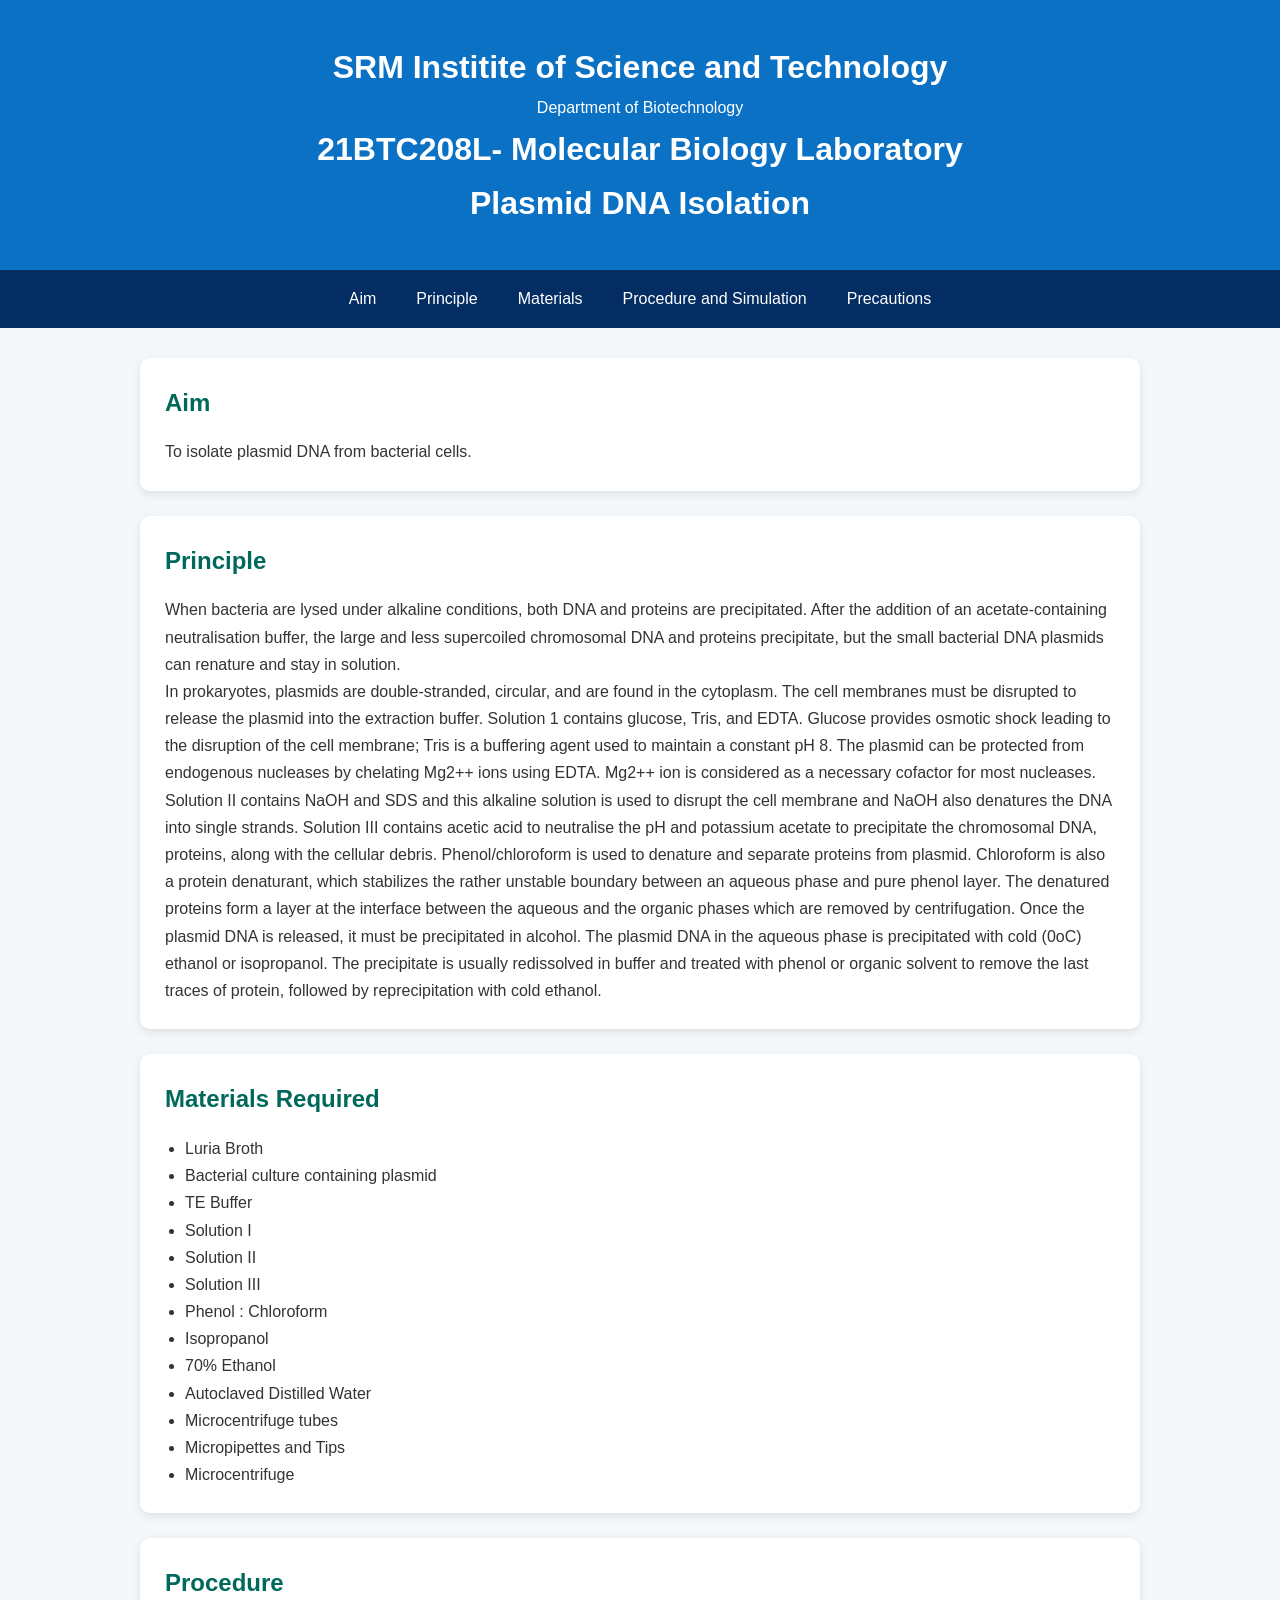
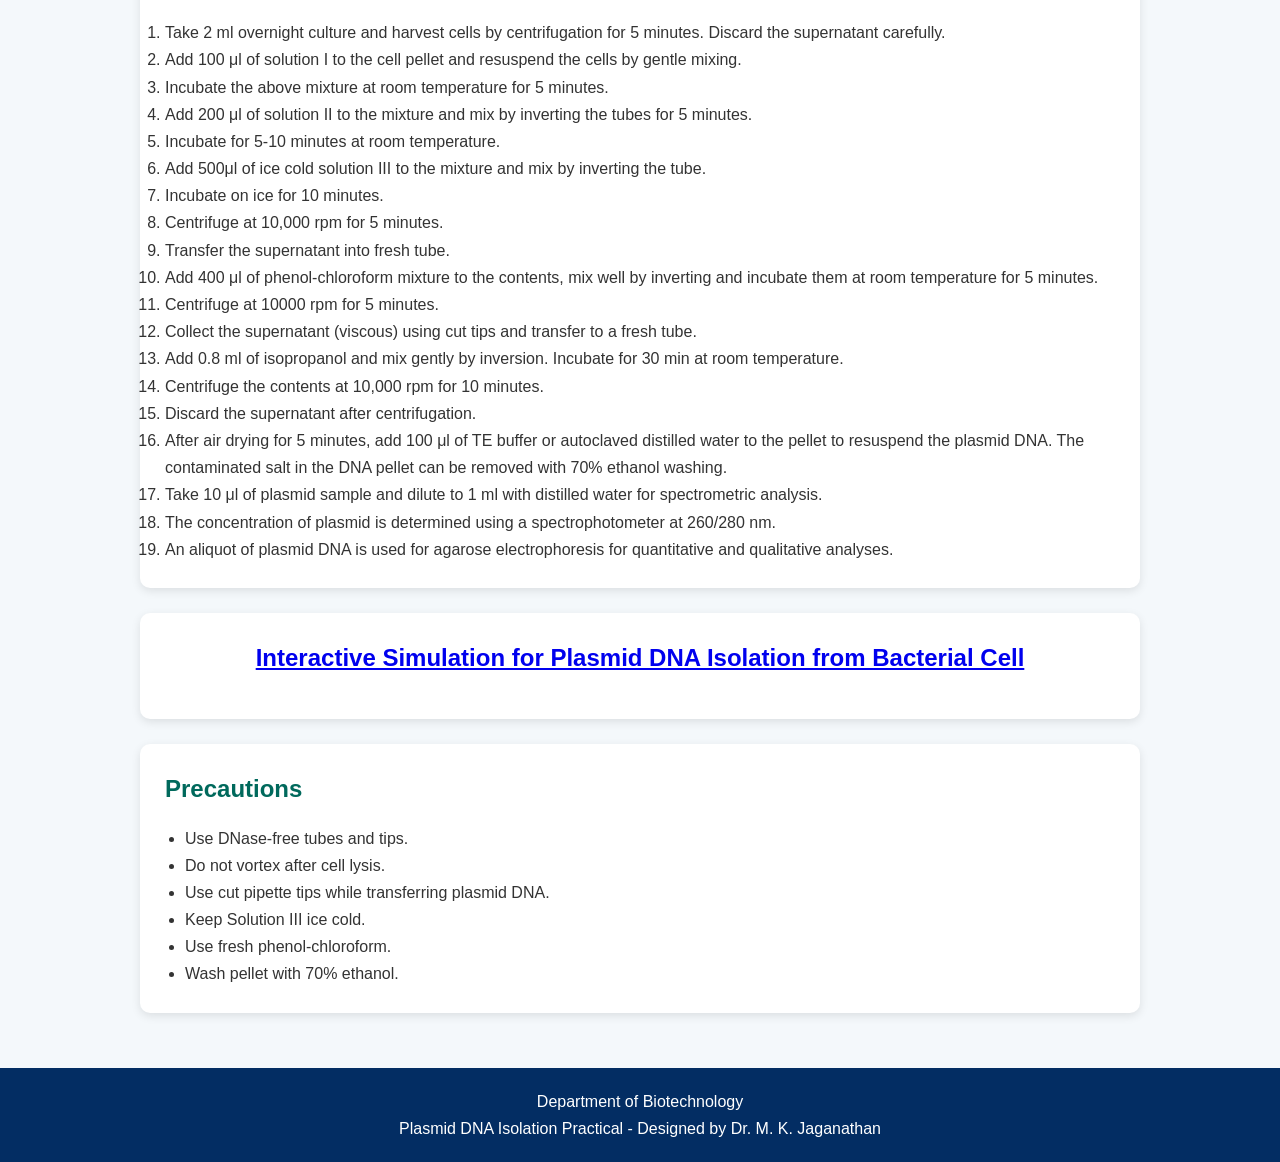
<file: molbio/exp2.html>
<!DOCTYPE html>
<html lang="en">
<head>
<meta charset="UTF-8">
<meta name="viewport" content="width=device-width, initial-scale=1.0">
<title>Plasmid DNA Isolation</title>

<style>
*{
    margin:0;
    padding:0;
    box-sizing:border-box;
    font-family:Arial, Helvetica, sans-serif;
}

body{
    background:#f4f8fb;
    color:#333;
    line-height:1.7;
}

header{
    background:#0A71C4;
    color:white;
    text-align:center;
    padding:40px 20px;
}

nav{
    background:#032D63;
    display:flex;
    justify-content:center;
    flex-wrap:wrap;
}

nav a{
    color:white;
    text-decoration:none;
    padding:15px 20px;
}

nav a:hover{
    background:#00796b;
}

.container{
    width:90%;
    max-width:1000px;
    margin:auto;
    padding:30px 0;
}

section{
    background:white;
    margin-bottom:25px;
    padding:25px;
    border-radius:10px;
    box-shadow:0 3px 10px rgba(0,0,0,.1);
}

.simulation-section {
    text-align: center;
}

h2{
    color:#00695c;
    margin-bottom:15px;
}

ul{
    padding-left:20px;
}

table{
    width:100%;
    border-collapse:collapse;
}

table th, table td{
    border:1px solid #ddd;
    padding:10px;
}

table th{
    background:#033469;
    color:white;
}

footer{
    background:#032D63;
    color:white;
    text-align:center;
    padding:20px;
}

@media(max-width:700px){

nav{
flex-direction:column;
}

nav a{
text-align:center;
border-top:1px solid rgba(255,255,255,.2);
}

}
</style>

</head>

<body>

<header>
<h1>SRM Institite of Science and Technology</h1>
<p>Department of Biotechnology</p>
<h1>21BTC208L- Molecular Biology Laboratory</h1>
<h1>Plasmid DNA Isolation</h1>
</header>

<nav>
<a href="#aim">Aim</a>
<a href="#principle">Principle</a>
<a href="#materials">Materials</a>
<a href="#procedure">Procedure and Simulation</a>
<a href="#precautions">Precautions</a>
</nav>

<div class="container">

<section id="aim">
<h2>Aim</h2>
<p>To isolate plasmid DNA from bacterial cells.</p>
</section>

<section id="principle">
<h2>Principle</h2>

<p>When bacteria are lysed under alkaline conditions, both DNA and proteins are precipitated. After the addition of an acetate-containing neutralisation buffer, the large and less supercoiled chromosomal DNA and proteins precipitate, but the small bacterial DNA plasmids can renature and stay in solution.</p>
<p>In prokaryotes, plasmids are double-stranded, circular, and are found in the cytoplasm. The cell membranes must be disrupted to release the plasmid into the extraction buffer. Solution 1 contains glucose, Tris, and EDTA. Glucose provides osmotic shock leading to the disruption of the cell membrane; Tris is a buffering agent used to maintain a constant pH 8. The plasmid can be protected from endogenous nucleases by chelating Mg2++ ions using EDTA. Mg2++ ion is considered as a necessary cofactor for most nucleases. Solution II contains NaOH and SDS and this alkaline solution is used to disrupt the cell membrane and NaOH also denatures the DNA into single strands. Solution III contains acetic acid to neutralise the pH and potassium acetate to precipitate the chromosomal DNA, proteins, along with the cellular debris. Phenol/chloroform is used to denature and separate proteins from plasmid. Chloroform is also a protein denaturant, which stabilizes the rather unstable boundary between an aqueous phase and pure phenol layer. The denatured proteins form a layer at the interface between the aqueous and the organic phases which are removed by centrifugation. Once the plasmid DNA is released, it must be precipitated in alcohol. The plasmid DNA in the aqueous phase is precipitated with cold (0oC) ethanol or isopropanol. The precipitate is usually redissolved in buffer and treated with phenol or organic solvent to remove the last traces of protein, followed by reprecipitation with cold ethanol.
</p>

</section>

<section id="materials">

<h2>Materials Required</h2>

<ul>
<li>Luria Broth</li>
<li>Bacterial culture containing plasmid</li>
<li>TE Buffer</li>
<li>Solution I</li>
<li>Solution II</li>
<li>Solution III</li>
<li>Phenol : Chloroform</li>
<li>Isopropanol</li>
<li>70% Ethanol</li>
<li>Autoclaved Distilled Water</li>
<li>Microcentrifuge tubes</li>
<li>Micropipettes and Tips</li>
<li>Microcentrifuge</li>
</ul>

</section>

<section id="procedure">

<h2>Procedure</h2>

<ol>

<li> Take 2 ml overnight culture and harvest cells by centrifugation for 5 minutes. Discard the supernatant carefully.</li>
<li> Add 100 μl of solution I to the cell pellet and resuspend the cells by gentle mixing.</li>
<li> Incubate the above mixture at room temperature for 5 minutes.</li>
<li> Add 200 μl of solution II to the mixture and mix by inverting the tubes for 5 minutes.</li>
<li> Incubate for 5-10 minutes at room temperature.</li>
<li> Add 500μl of ice cold solution III to the mixture and mix by inverting the tube.</li>
<li> Incubate on ice for 10 minutes.</li>
<li> Centrifuge at 10,000 rpm for 5 minutes.</li>
<li> Transfer the supernatant into fresh tube.</li>
<li> Add 400 μl of phenol-chloroform mixture to the contents, mix well by inverting and incubate them at room temperature for 5 minutes.</li>
<li> Centrifuge at 10000 rpm for 5 minutes.</li>
<li> Collect the supernatant (viscous) using cut tips and transfer to a fresh tube.</li>
<li> Add 0.8 ml of isopropanol and mix gently by inversion. Incubate for 30 min at room temperature.</li>
<li> Centrifuge the contents at 10,000 rpm for 10 minutes.</li>
<li> Discard the supernatant after centrifugation.</li>
<li> After air drying for 5 minutes, add 100 μl of TE buffer or autoclaved distilled water to the pellet to resuspend the plasmid DNA. The contaminated salt in the DNA pellet can be removed with 70% ethanol washing.</li>
<li> Take 10 μl of plasmid sample and dilute to 1 ml with distilled water for spectrometric analysis.</li>
<li> The concentration of plasmid is determined using a spectrophotometer at 260/280 nm.</li>
<li> An aliquot of plasmid DNA is used for agarose electrophoresis for quantitative and qualitative analyses.</li>

</ol>

</section>

<section class="simulation-section">
    <h2>
        <a href="https://plasmid-dna-virtual-lab.vercel.app">
            Interactive Simulation for Plasmid DNA Isolation from Bacterial Cell
        </a>
    </h2>
</section>

<section id="precautions">

<h2>Precautions</h2>

<ul>

<li>Use DNase-free tubes and tips.</li>

<li>Do not vortex after cell lysis.</li>

<li>Use cut pipette tips while transferring plasmid DNA.</li>

<li>Keep Solution III ice cold.</li>

<li>Use fresh phenol-chloroform.</li>

<li>Wash pellet with 70% ethanol.</li>

</ul>

</section>

</div>

<footer>

<p>Department of Biotechnology</p>

<p>Plasmid DNA Isolation Practical - Designed by Dr. M. K. Jaganathan</p>

</footer>

</body>
</html>
</file>
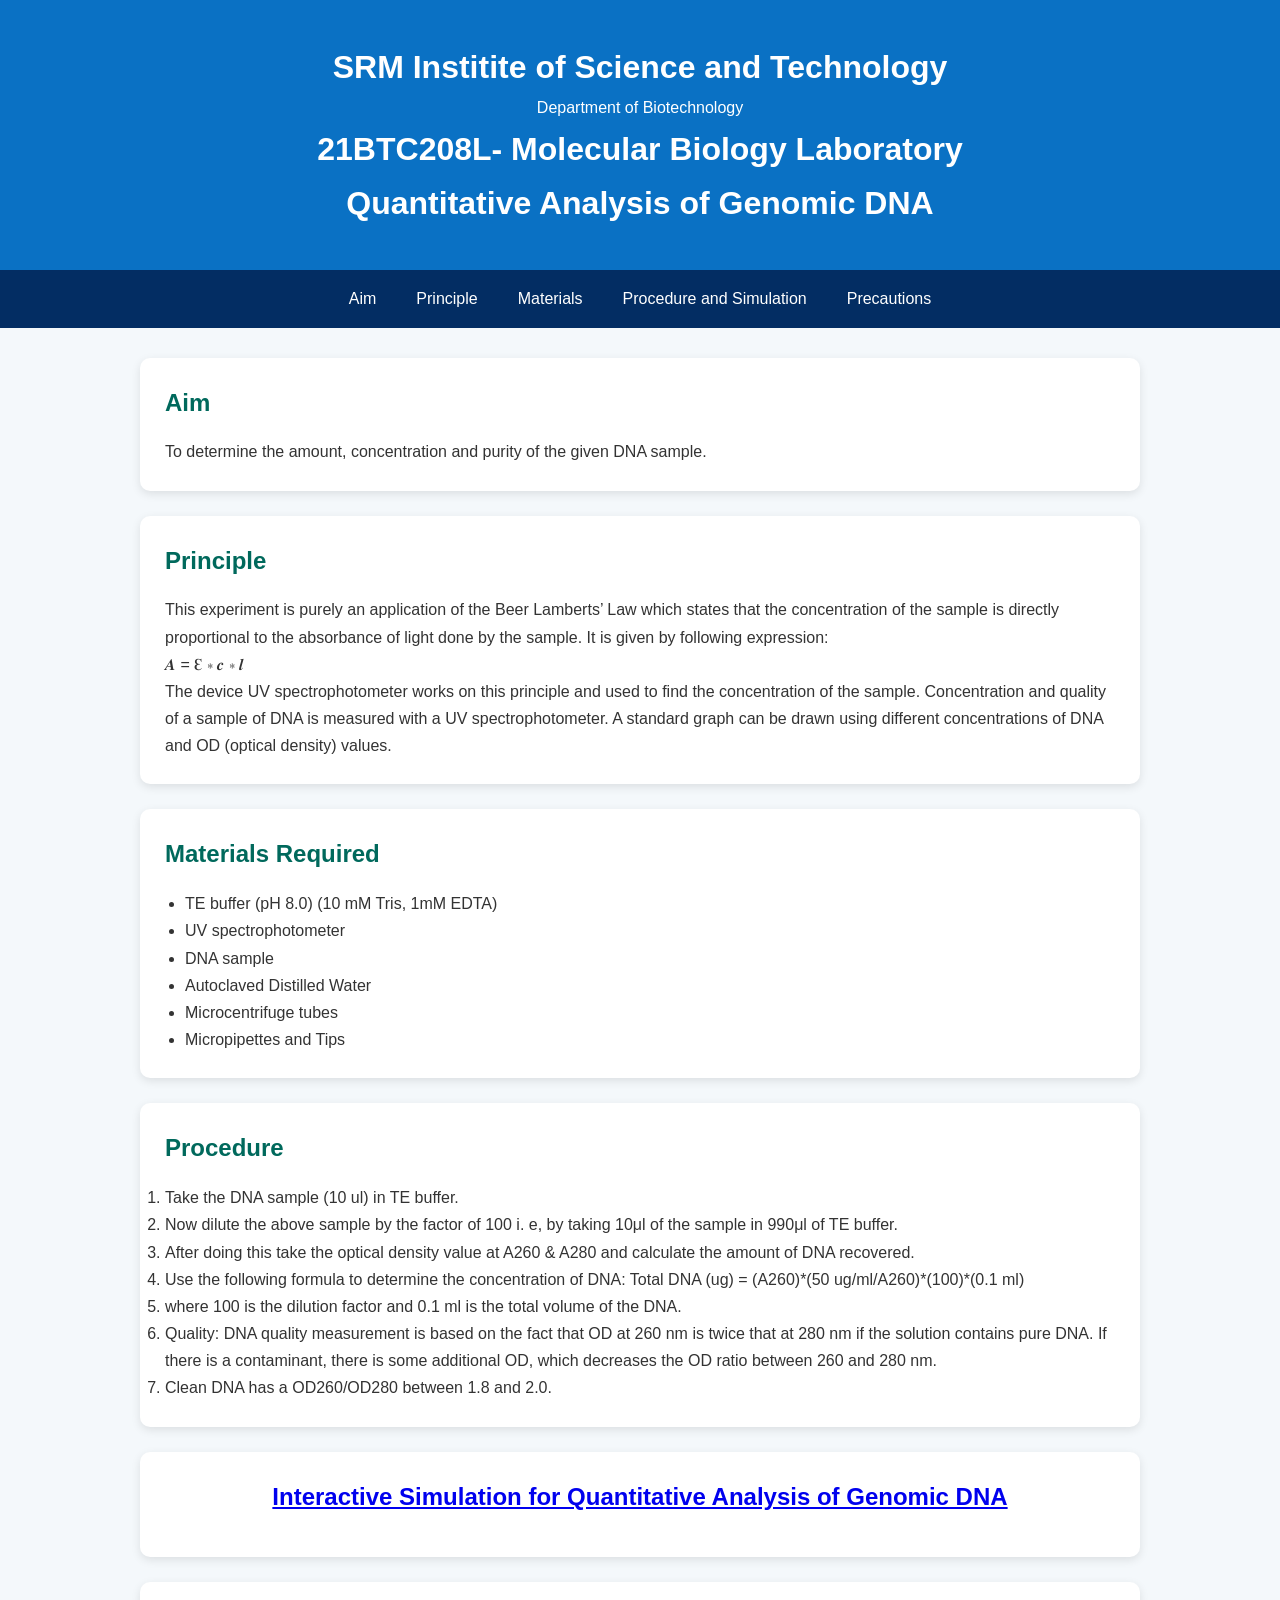
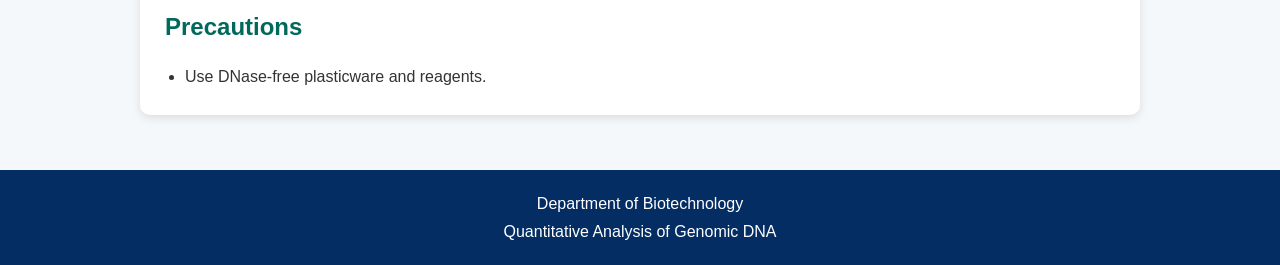
<file: molbio/exp2b.html>
<!DOCTYPE html>
<html lang="en">
<head>
<meta charset="UTF-8">
<meta name="viewport" content="width=device-width, initial-scale=1.0">
<title>Quantitative Analysis of Genomic DNA</title>

<style>
*{
    margin:0;
    padding:0;
    box-sizing:border-box;
    font-family:Arial, Helvetica, sans-serif;
}

body{
    background:#f4f8fb;
    color:#333;
    line-height:1.7;
}

header{
    background:#0A71C4;
    color:white;
    text-align:center;
    padding:40px 20px;
}

nav{
    background:#032D63;
    display:flex;
    justify-content:center;
    flex-wrap:wrap;
}

nav a{
    color:white;
    text-decoration:none;
    padding:15px 20px;
}

nav a:hover{
    background:#00796b;
}

.container{
    width:90%;
    max-width:1000px;
    margin:auto;
    padding:30px 0;
}

section{
    background:white;
    margin-bottom:25px;
    padding:25px;
    border-radius:10px;
    box-shadow:0 3px 10px rgba(0,0,0,.1);
}

.simulation-section {
    text-align: center;
}

h2{
    color:#00695c;
    margin-bottom:15px;
}

ul{
    padding-left:20px;
}

table{
    width:100%;
    border-collapse:collapse;
}

table th, table td{
    border:1px solid #ddd;
    padding:10px;
}

table th{
    background:#033469;
    color:white;
}

footer{
    background:#032D63;
    color:white;
    text-align:center;
    padding:20px;
}

@media(max-width:700px){

nav{
flex-direction:column;
}

nav a{
text-align:center;
border-top:1px solid rgba(255,255,255,.2);
}

}
</style>

</head>

<body>

<header>
<h1>SRM Institite of Science and Technology</h1>
<p>Department of Biotechnology</p>
<h1>21BTC208L- Molecular Biology Laboratory</h1>
<h1>Quantitative Analysis of Genomic DNA</h1>
</header>

<nav>
<a href="#aim">Aim</a>
<a href="#principle">Principle</a>
<a href="#materials">Materials</a>
<a href="#procedure">Procedure and Simulation</a>
<a href="#precautions">Precautions</a>
</nav>

<div class="container">

<section id="aim">
<h2>Aim</h2>
<p>To determine the amount, concentration and purity of the given DNA sample.</p>
</section>

<section id="principle">
<h2>Principle</h2>

<p>This experiment is purely an application of the Beer Lamberts’ Law which states that the concentration of the sample is directly proportional to the absorbance of light done by the sample. It is given by following expression:</p>
<p>𝑨 = ℇ ∗ 𝒄 ∗ 𝒍</p>
<p>The device UV spectrophotometer works on this principle and used to find the concentration of the sample. Concentration and quality of a sample of DNA is measured with a UV spectrophotometer. A standard graph can be drawn using different concentrations of DNA and OD (optical density) values.</p>

</section>

<section id="materials">

<h2>Materials Required</h2>

<ul>
<li>TE buffer (pH 8.0) (10 mM Tris, 1mM EDTA)</li>
<li>UV spectrophotometer</li>
<li>DNA sample</li>
<li>Autoclaved Distilled Water</li>
<li>Microcentrifuge tubes</li>
<li>Micropipettes and Tips</li>

</ul>

</section>

<section id="procedure">

<h2>Procedure</h2>

<ol>

<li>Take the DNA sample (10 ul) in TE buffer.</li>
<li>Now dilute the above sample by the factor of 100 i. e, by taking 10μl of the sample in 990μl of TE buffer.</li>
<li>After doing this take the optical density value at A260 & A280 and calculate the amount of DNA recovered.</li>
<li>Use the following formula to determine the concentration of DNA: Total DNA (ug) = (A260)*(50 ug/ml/A260)*(100)*(0.1 ml)</li>
<li>where 100 is the dilution factor and 0.1 ml is the total volume of the DNA.</li>
<li>Quality: DNA quality measurement is based on the fact that OD at 260 nm is twice that at 280 nm if the solution contains pure DNA. If there is a contaminant, there is some additional OD, which decreases the OD ratio between 260 and 280 nm.</li>
<li>Clean DNA has a OD260/OD280 between 1.8 and 2.0.</li>
</ol>

</section>

<section class="simulation-section">
    <h2>
        <a href="https://genomic-dna-analyzer.netlify.app/">
            Interactive Simulation for Quantitative Analysis of Genomic DNA
        </a>
    </h2>
</section>

<section id="precautions">

<h2>Precautions</h2>

<ul>
<li> Use DNase-free plasticware and reagents.</li>
</ul>

</section>

</div>

<footer>

<p>Department of Biotechnology</p>

<p>Quantitative Analysis of Genomic DNA</p>

</footer>

</body>
</html>
</file>
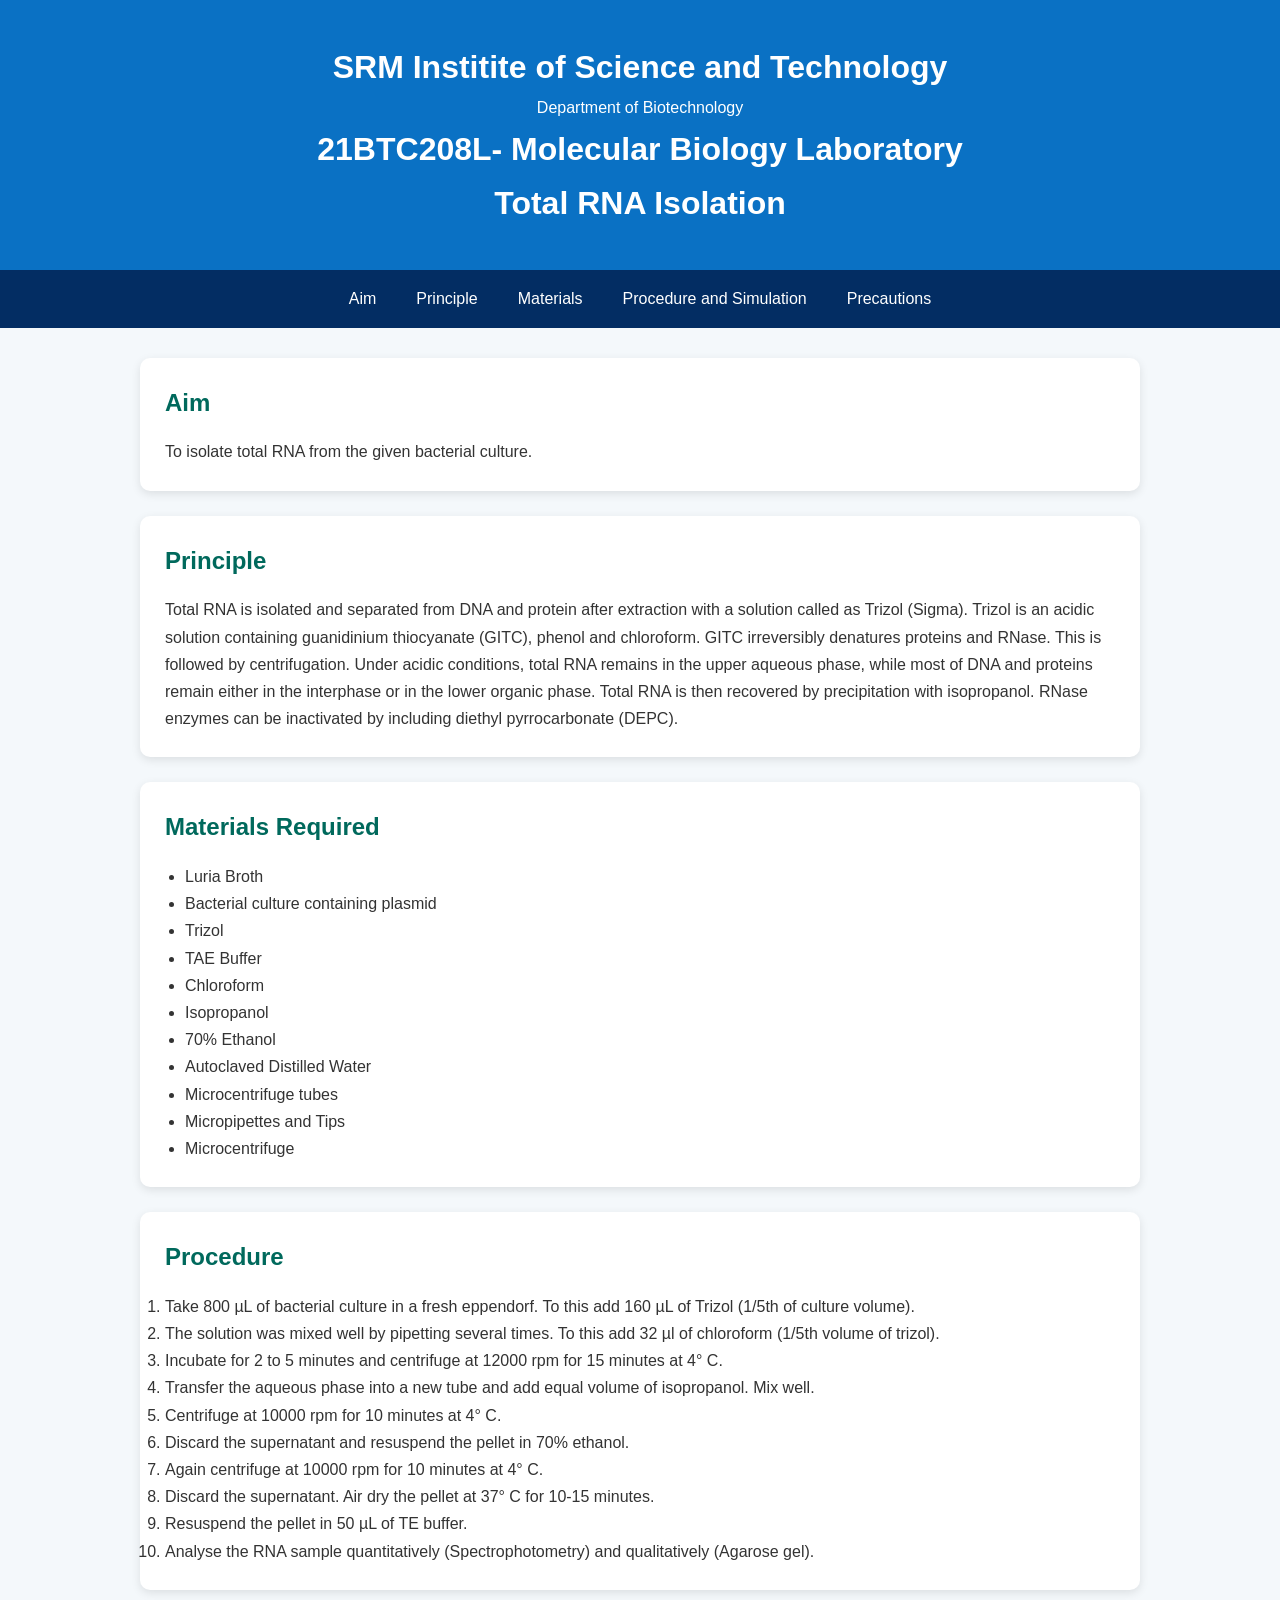
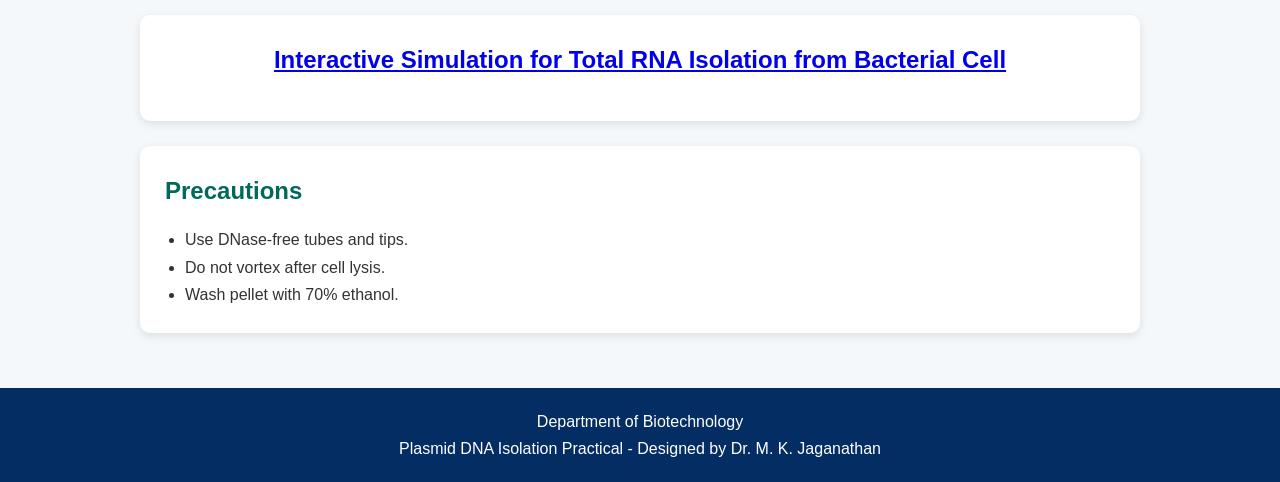
<file: molbio/exp5.html>
<!DOCTYPE html>
<html lang="en">
<head>
<meta charset="UTF-8">
<meta name="viewport" content="width=device-width, initial-scale=1.0">
<title>Plasmid DNA Isolation</title>

<style>
*{
    margin:0;
    padding:0;
    box-sizing:border-box;
    font-family:Arial, Helvetica, sans-serif;
}

body{
    background:#f4f8fb;
    color:#333;
    line-height:1.7;
}

header{
    background:#0A71C4;
    color:white;
    text-align:center;
    padding:40px 20px;
}

nav{
    background:#032D63;
    display:flex;
    justify-content:center;
    flex-wrap:wrap;
}

nav a{
    color:white;
    text-decoration:none;
    padding:15px 20px;
}

nav a:hover{
    background:#00796b;
}

.container{
    width:90%;
    max-width:1000px;
    margin:auto;
    padding:30px 0;
}

section{
    background:white;
    margin-bottom:25px;
    padding:25px;
    border-radius:10px;
    box-shadow:0 3px 10px rgba(0,0,0,.1);
}

.simulation-section {
    text-align: center;
}

h2{
    color:#00695c;
    margin-bottom:15px;
}

ul{
    padding-left:20px;
}

table{
    width:100%;
    border-collapse:collapse;
}

table th, table td{
    border:1px solid #ddd;
    padding:10px;
}

table th{
    background:#033469;
    color:white;
}

footer{
    background:#032D63;
    color:white;
    text-align:center;
    padding:20px;
}

@media(max-width:700px){

nav{
flex-direction:column;
}

nav a{
text-align:center;
border-top:1px solid rgba(255,255,255,.2);
}

}
</style>

</head>

<body>

<header>
<h1>SRM Institite of Science and Technology</h1>
<p>Department of Biotechnology</p>
<h1>21BTC208L- Molecular Biology Laboratory</h1>
<h1>Total RNA Isolation</h1>
</header>

<nav>
<a href="#aim">Aim</a>
<a href="#principle">Principle</a>
<a href="#materials">Materials</a>
<a href="#procedure">Procedure and Simulation</a>
<a href="#precautions">Precautions</a>
</nav>

<div class="container">

<section id="aim">
<h2>Aim</h2>
<p>To isolate total RNA from the given bacterial culture.</p>
</section>

<section id="principle">
<h2>Principle</h2>

<p>Total RNA is isolated and separated from DNA and protein after extraction with a solution called as Trizol (Sigma). Trizol is an acidic solution containing guanidinium thiocyanate (GITC), phenol and chloroform. GITC irreversibly denatures proteins and RNase. This is followed by centrifugation. Under acidic conditions, total RNA remains in the upper aqueous phase, while most of DNA and proteins remain either in the interphase or in the lower organic phase. Total RNA is then recovered by precipitation with isopropanol. RNase enzymes can be inactivated by including diethyl pyrrocarbonate (DEPC).
</p>

</section>

<section id="materials">

<h2>Materials Required</h2>

<ul>
<li>Luria Broth</li>
<li>Bacterial culture containing plasmid</li>
<li>Trizol</li>
<li>TAE Buffer</li>
<li>Chloroform</li>
<li>Isopropanol</li>
<li>70% Ethanol</li>
<li>Autoclaved Distilled Water</li>
<li>Microcentrifuge tubes</li>
<li>Micropipettes and Tips</li>
<li>Microcentrifuge</li>
</ul>

</section>

<section id="procedure">

<h2>Procedure</h2>

<ol>
<li>Take 800 µL of bacterial culture in a fresh eppendorf. To this add 160 µL of Trizol (1/5th of culture volume).</li>
<li>The solution was mixed well by pipetting several times. To this add 32 µl of chloroform (1/5th volume of trizol).</li>
<li>Incubate for 2 to 5 minutes and centrifuge at 12000 rpm for 15 minutes at 4° C.</li>
<li>Transfer the aqueous phase into a new tube and add equal volume of isopropanol. Mix well.</li>
<li>Centrifuge at 10000 rpm for 10 minutes at 4° C.</li>
<li>Discard the supernatant and resuspend the pellet in 70% ethanol.</li>
<li>Again centrifuge at 10000 rpm for 10 minutes at 4° C.</li>
<li>Discard the supernatant. Air dry the pellet at 37° C for 10-15 minutes.</li>
<li>Resuspend the pellet in 50 µL of TE buffer.</li>
<li>Analyse the RNA sample quantitatively (Spectrophotometry) and qualitatively (Agarose gel).</li>
</ol>

</section>

<section class="simulation-section">
    <h2>
        <a href="https://rna-isolation-virtual-lab.vercel.app/">
            Interactive Simulation for Total RNA Isolation from Bacterial Cell
        </a>
    </h2>
</section>

<section id="precautions">

<h2>Precautions</h2>

<ul>

<li>Use DNase-free tubes and tips.</li>

<li>Do not vortex after cell lysis.</li>

<li>Wash pellet with 70% ethanol.</li>

</ul>

</section>

</div>

<footer>

<p>Department of Biotechnology</p>

<p>Plasmid DNA Isolation Practical - Designed by Dr. M. K. Jaganathan</p>

</footer>

</body>
</html>
</file>
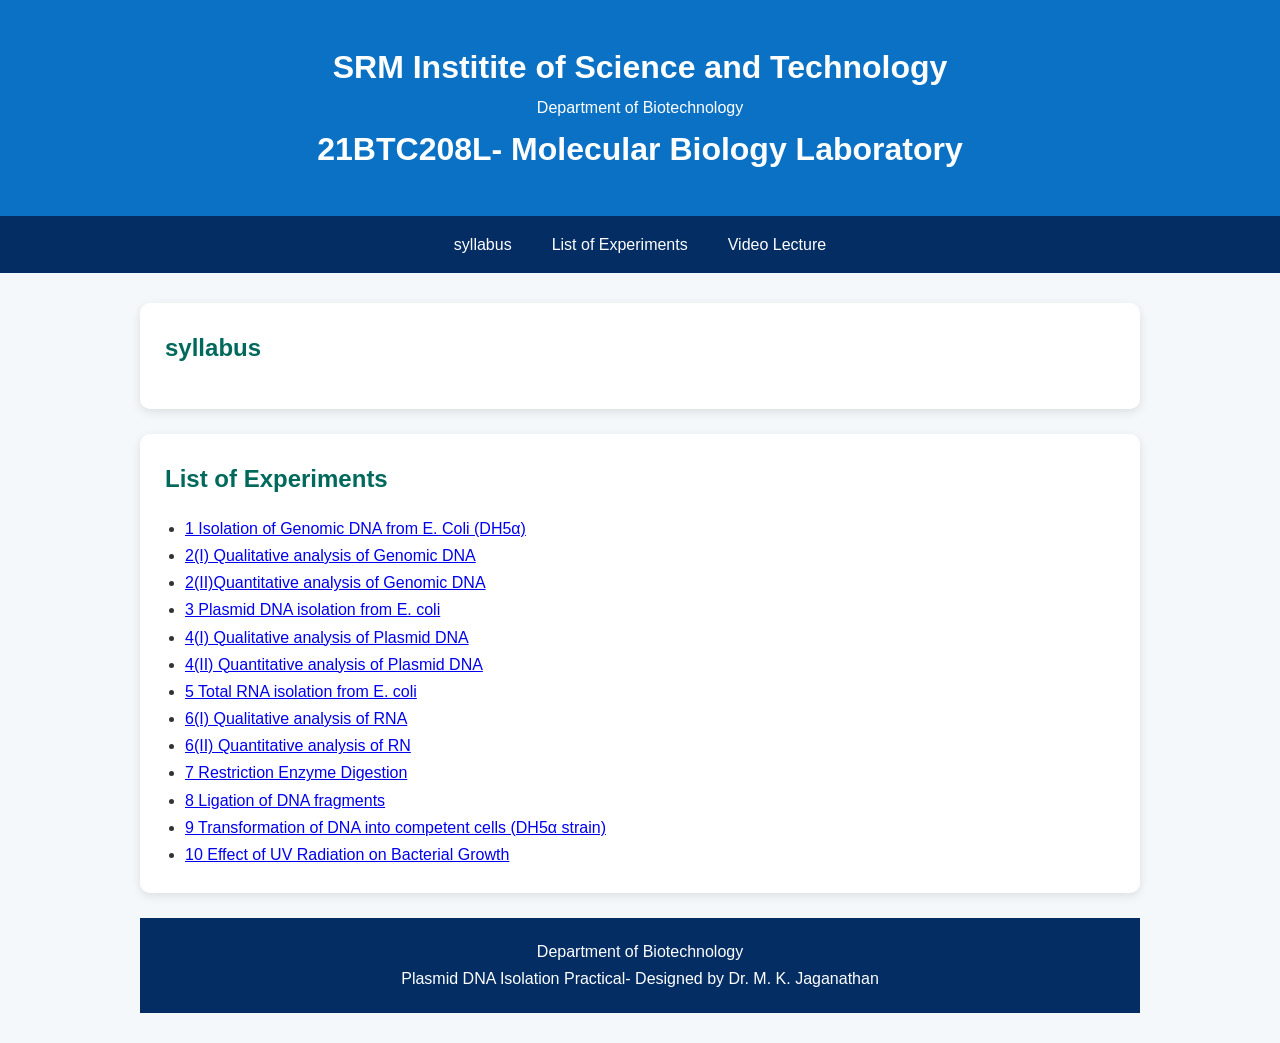
<file: molbio/Molecular_Biology_lab.html>
<!DOCTYPE html>
<html lang="en">
<head>
<meta charset="UTF-8">
<meta name="viewport" content="width=device-width, initial-scale=1.0">
<title>Molecular Biology</title>

<style>
*{
    margin:0;
    padding:0;
    box-sizing:border-box;
    font-family:Arial, Helvetica, sans-serif;
}

body{
    background:#f4f8fb;
    color:#333;
    line-height:1.7;
}

header{
    background:#0A71C4;
    color:white;
    text-align:center;
    padding:40px 20px;
}

nav{
    background:#032D63;
    display:flex;
    justify-content:center;
    flex-wrap:wrap;
}

nav a{
    color:white;
    text-decoration:none;
    padding:15px 20px;
}

nav a:hover{
    background:#00796b;
}

.container{
    width:90%;
    max-width:1000px;
    margin:auto;
    padding:30px 0;
}

section{
    background:white;
    margin-bottom:25px;
    padding:25px;
    border-radius:10px;
    box-shadow:0 3px 10px rgba(0,0,0,.1);
}

.simulation-section {
    text-align: center;
}

h2{
    color:#00695c;
    margin-bottom:15px;
}

ul{
    padding-left:20px;
}

table{
    width:100%;
    border-collapse:collapse;
}

table th, table td{
    border:1px solid #ddd;
    padding:10px;
}

table th{
    background:#033469;
    color:white;
}

footer{
    background:#032D63;
    color:white;
    text-align:center;
    padding:20px;
}

@media(max-width:700px){

nav{
flex-direction:column;
}

nav a{
text-align:center;
border-top:1px solid rgba(255,255,255,.2);
}

}
</style>

</head>

<body>

<header>
<h1>SRM Institite of Science and Technology</h1>
<p>Department of Biotechnology</p>
<h1>21BTC208L- Molecular Biology Laboratory</h1>
</header>

<nav>
<a href="#syllabus">syllabus</a>
<a href="#List of Experiments">List of Experiments</a>
<a href="#Video Lecture">Video Lecture</a>
</nav>

<div class="container">

<section id="syllabus">
<h2>syllabus</h2>
</section>


<section id="List of Experiments">
<h2>List of Experiments</h2>

<ul>
<li><a href="exp1.html">1 Isolation of Genomic DNA from E. Coli (DH5α)</a></li>
<li><a href="exp2_1.html">2(I) Qualitative analysis of Genomic DNA</a></li>
<li><a href="exp2b.html">2(II)Quantitative analysis of Genomic DNA</a></li>
<li><a href="exp3.html">3 Plasmid DNA isolation from E. coli</a></li>
<li><a href="exp4_1.html">4(I) Qualitative analysis of Plasmid DNA</a></li>
<li><a href="exp4_2.html">4(II) Quantitative analysis of Plasmid DNA</a></li>
<li><a href="exp5.html">5 Total RNA isolation from E. coli</a></li>
<li><a href="exp6_1.html">6(I) Qualitative analysis of RNA</a></li>
<li><a href="exp6_2.html">6(II) Quantitative analysis of RN</a></li>
<li><a href="exp6.html">7 Restriction Enzyme Digestion</a></li>
<li><a href="exp8.html">8 Ligation of DNA fragments</a></li>
<li><a href="exp9.html">9 Transformation of DNA into competent cells (DH5α strain)</a></li>
<li><a href="exp10.html">10 Effect of UV Radiation on Bacterial Growth</a></li>
</ul>
</section>



<footer>

<p>Department of Biotechnology</p>

<p>Plasmid DNA Isolation Practical- Designed by Dr. M. K. Jaganathan</p>

</footer>

</body>
</html>
</file>
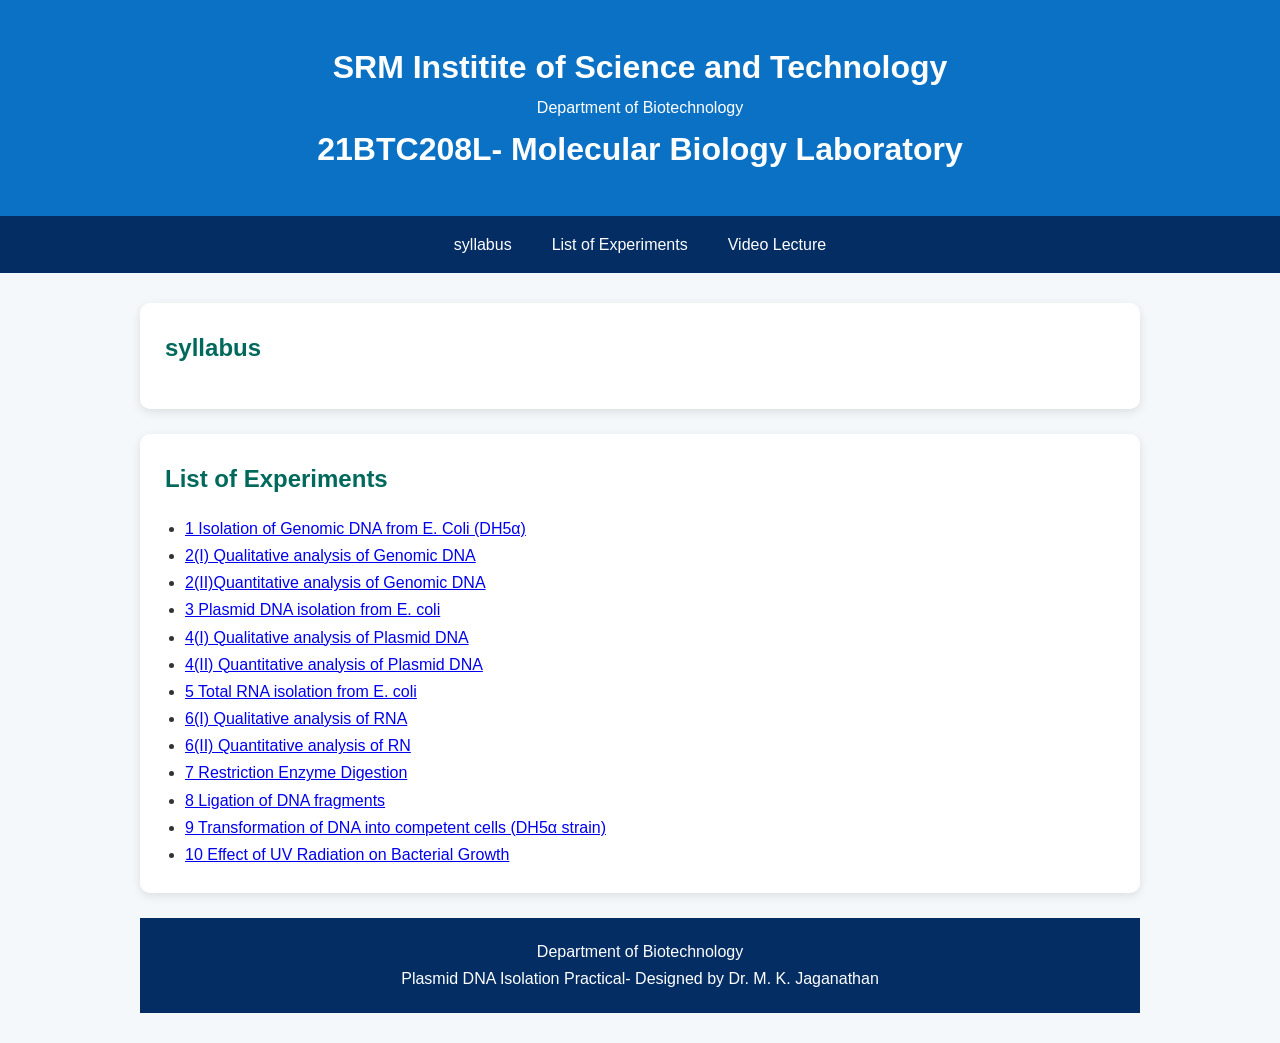
<file: molbio/Molecular_Biology_lab1.html>
<!DOCTYPE html>
<html lang="en">
<head>
<meta charset="UTF-8">
<meta name="viewport" content="width=device-width, initial-scale=1.0">
<title>Plasmid DNA Isolation</title>

<style>
*{
    margin:0;
    padding:0;
    box-sizing:border-box;
    font-family:Arial, Helvetica, sans-serif;
}

body{
    background:#f4f8fb;
    color:#333;
    line-height:1.7;
}

header{
    background:#0A71C4;
    color:white;
    text-align:center;
    padding:40px 20px;
}

nav{
    background:#032D63;
    display:flex;
    justify-content:center;
    flex-wrap:wrap;
}

nav a{
    color:white;
    text-decoration:none;
    padding:15px 20px;
}

nav a:hover{
    background:#00796b;
}

.container{
    width:90%;
    max-width:1000px;
    margin:auto;
    padding:30px 0;
}

section{
    background:white;
    margin-bottom:25px;
    padding:25px;
    border-radius:10px;
    box-shadow:0 3px 10px rgba(0,0,0,.1);
}

.simulation-section {
    text-align: center;
}

h2{
    color:#00695c;
    margin-bottom:15px;
}

ul{
    padding-left:20px;
}

table{
    width:100%;
    border-collapse:collapse;
}

table th, table td{
    border:1px solid #ddd;
    padding:10px;
}

table th{
    background:#033469;
    color:white;
}

footer{
    background:#032D63;
    color:white;
    text-align:center;
    padding:20px;
}

@media(max-width:700px){

nav{
flex-direction:column;
}

nav a{
text-align:center;
border-top:1px solid rgba(255,255,255,.2);
}

}
</style>

</head>

<body>

<header>
<h1>SRM Institite of Science and Technology</h1>
<p>Department of Biotechnology</p>
<h1>21BTC208L- Molecular Biology Laboratory</h1>
</header>

<nav>
<a href="#syllabus">syllabus</a>
<a href="#List of Experiments">List of Experiments</a>
<a href="#Video Lecture">Video Lecture</a>
</nav>

<div class="container">

<section id="syllabus">
<h2>syllabus</h2>
</section>


<section id="List of Experiments">
<h2>List of Experiments</h2>

<ul>
<li><a href="exp1.html">1 Isolation of Genomic DNA from E. Coli (DH5α)</a></li>
<li><a href="exp2_1.html">2(I) Qualitative analysis of Genomic DNA</a></li>
<li><a href="exp2_1.html">2(II)Quantitative analysis of Genomic DNA</a></li>
<li><a href="exp3.html">3 Plasmid DNA isolation from E. coli</a></li>
<li><a href="exp4_1.html">4(I) Qualitative analysis of Plasmid DNA</a></li>
<li><a href="exp4_2.html">4(II) Quantitative analysis of Plasmid DNA</a></li>
<li><a href="exp5.html">5 Total RNA isolation from E. coli</a></li>
<li><a href="exp6_1.html">6(I) Qualitative analysis of RNA</a></li>
<li><a href="exp6_2.html">6(II) Quantitative analysis of RN</a></li>
<li><a href="exp6.html">7 Restriction Enzyme Digestion</a></li>
<li><a href="exp8.html">8 Ligation of DNA fragments</a></li>
<li><a href="exp9.html">9 Transformation of DNA into competent cells (DH5α strain)</a></li>
<li><a href="exp10.html">10 Effect of UV Radiation on Bacterial Growth</a></li>
</ul>
</section>



<footer>

<p>Department of Biotechnology</p>

<p>Plasmid DNA Isolation Practical- Designed by Dr. M. K. Jaganathan</p>

</footer>

</body>
</html>
</file>
